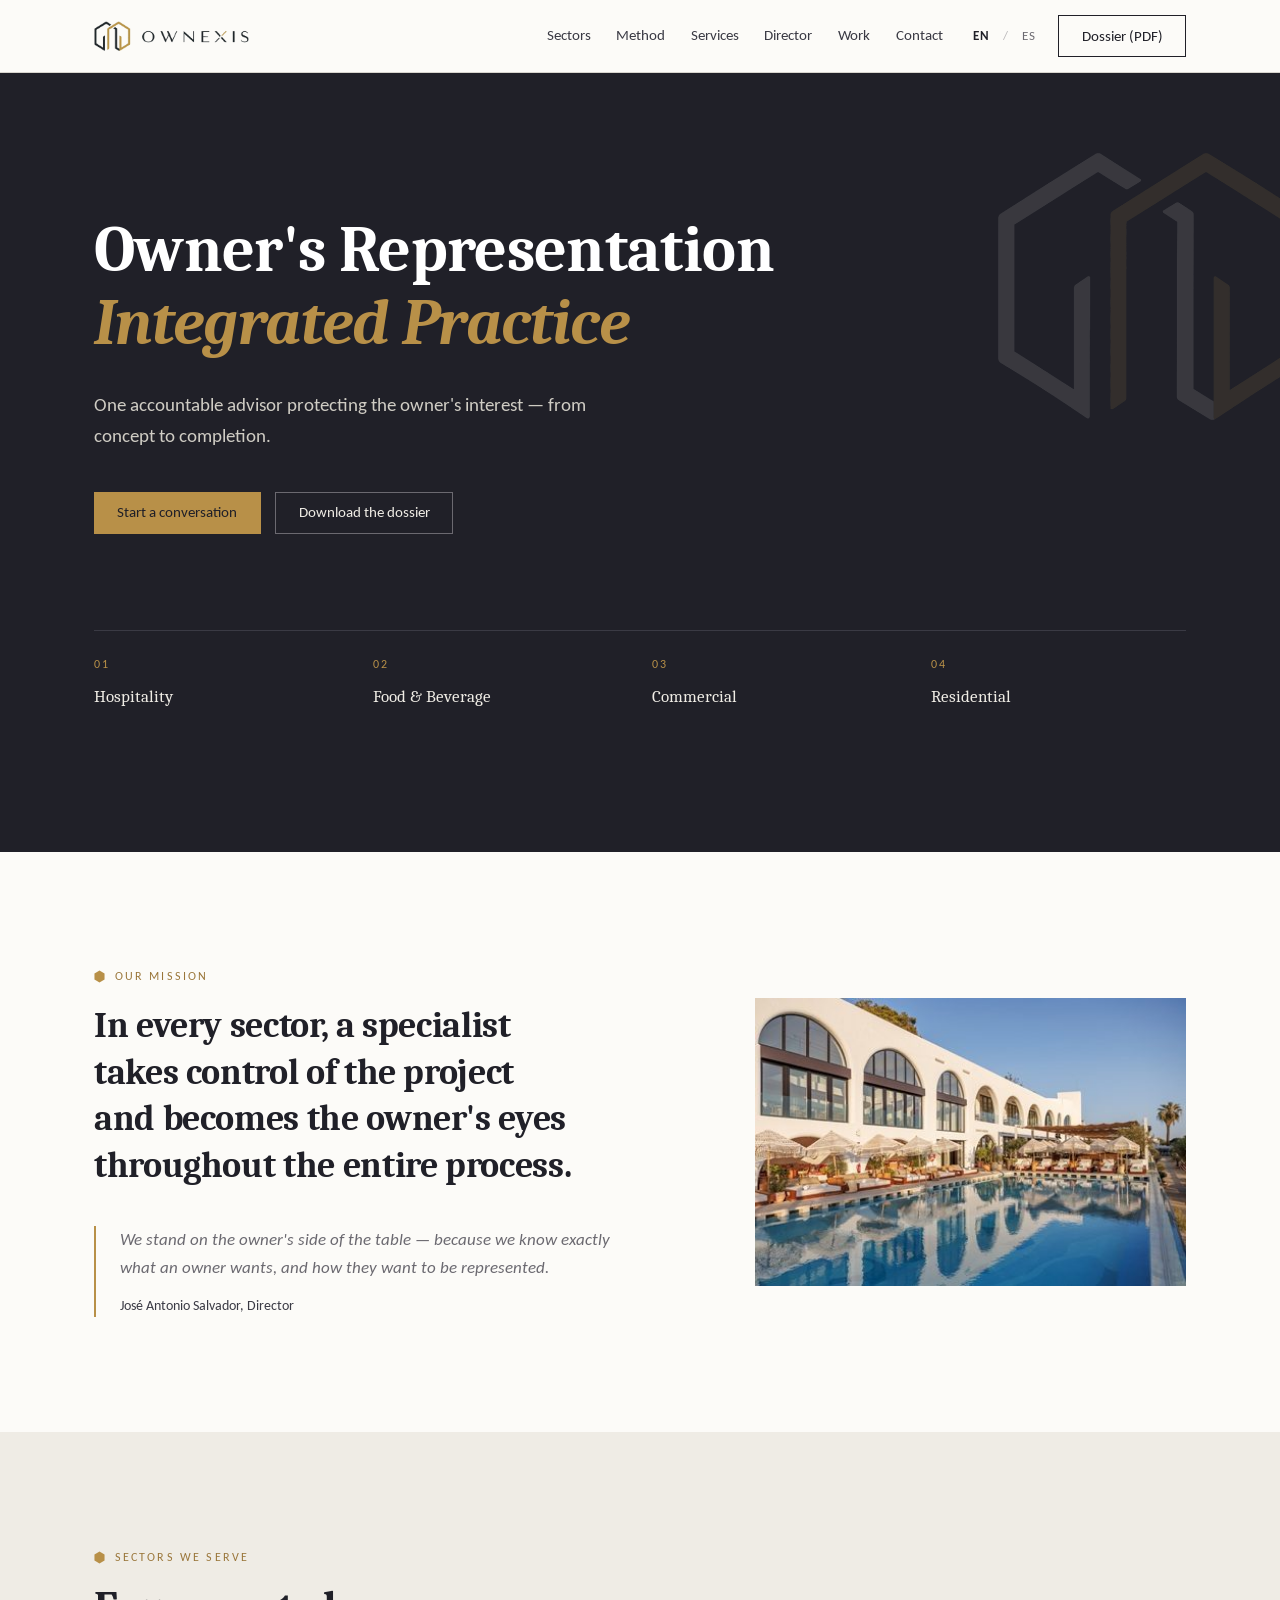
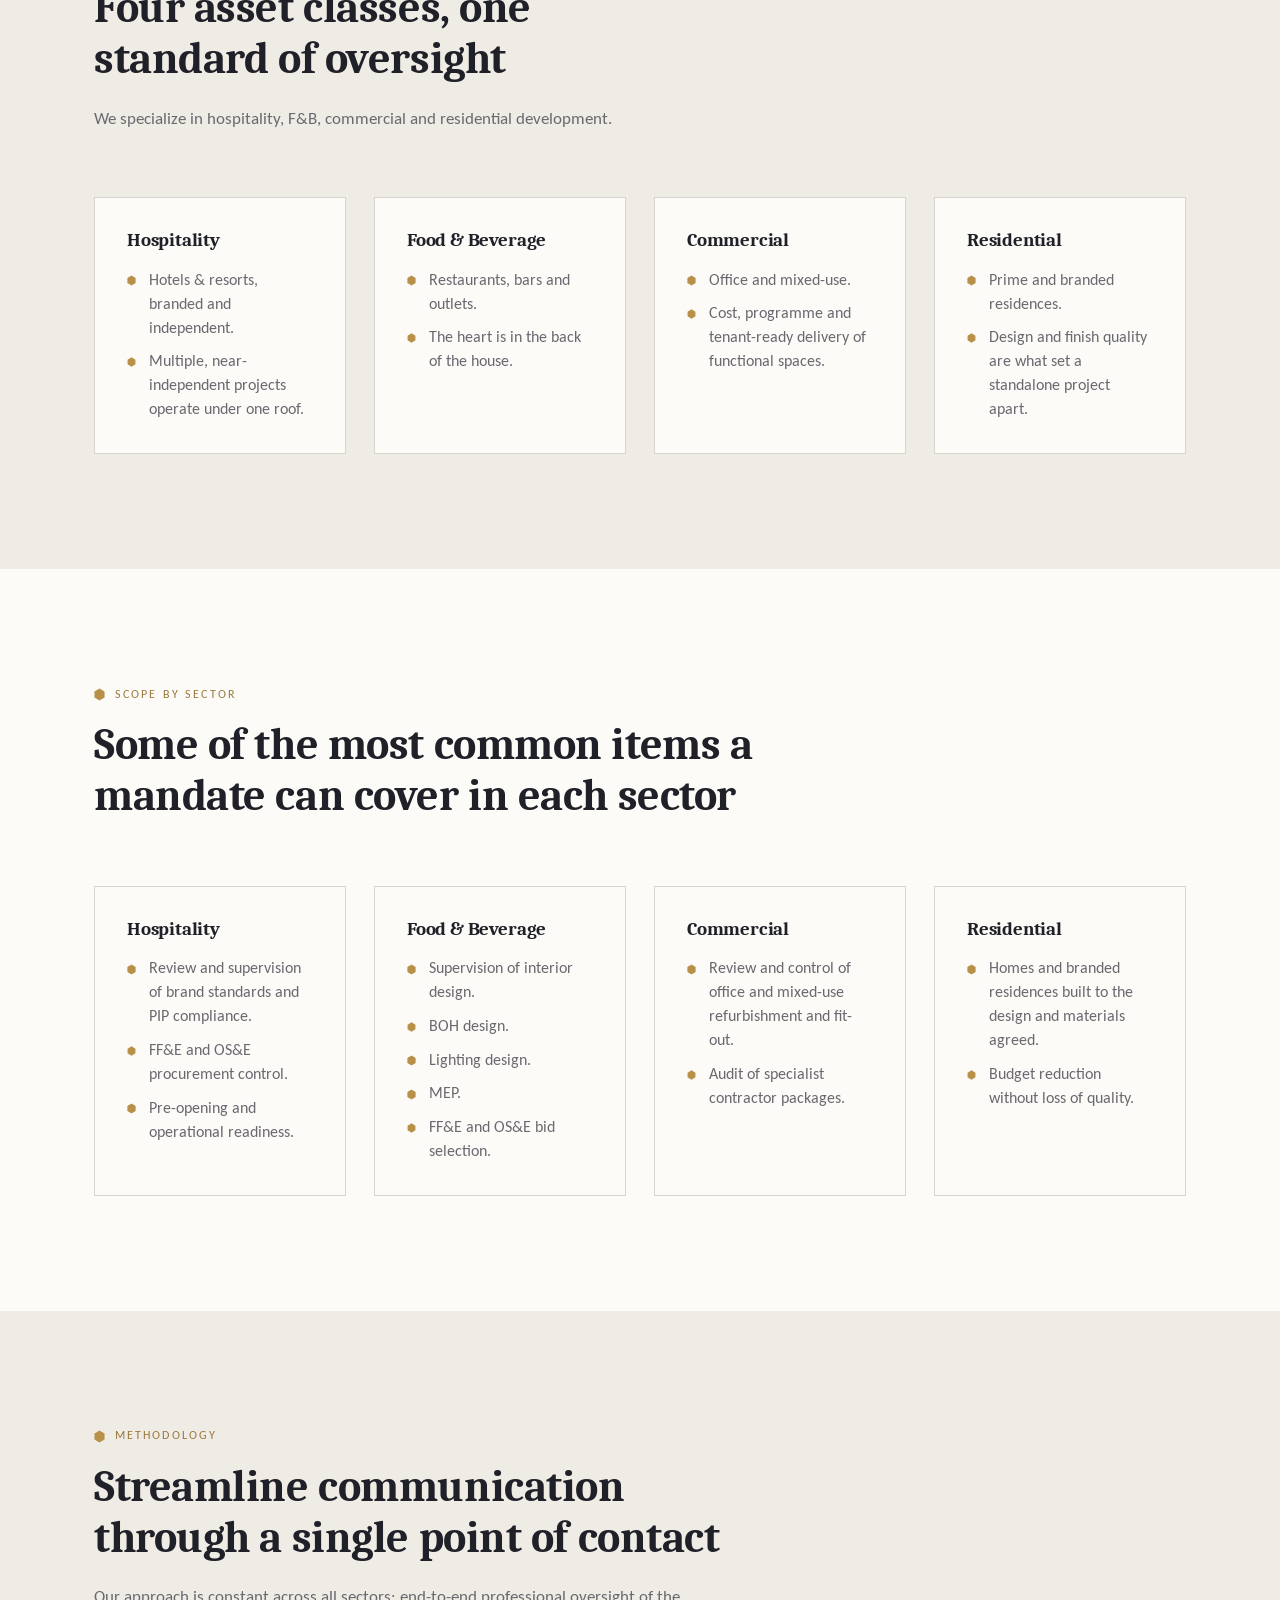
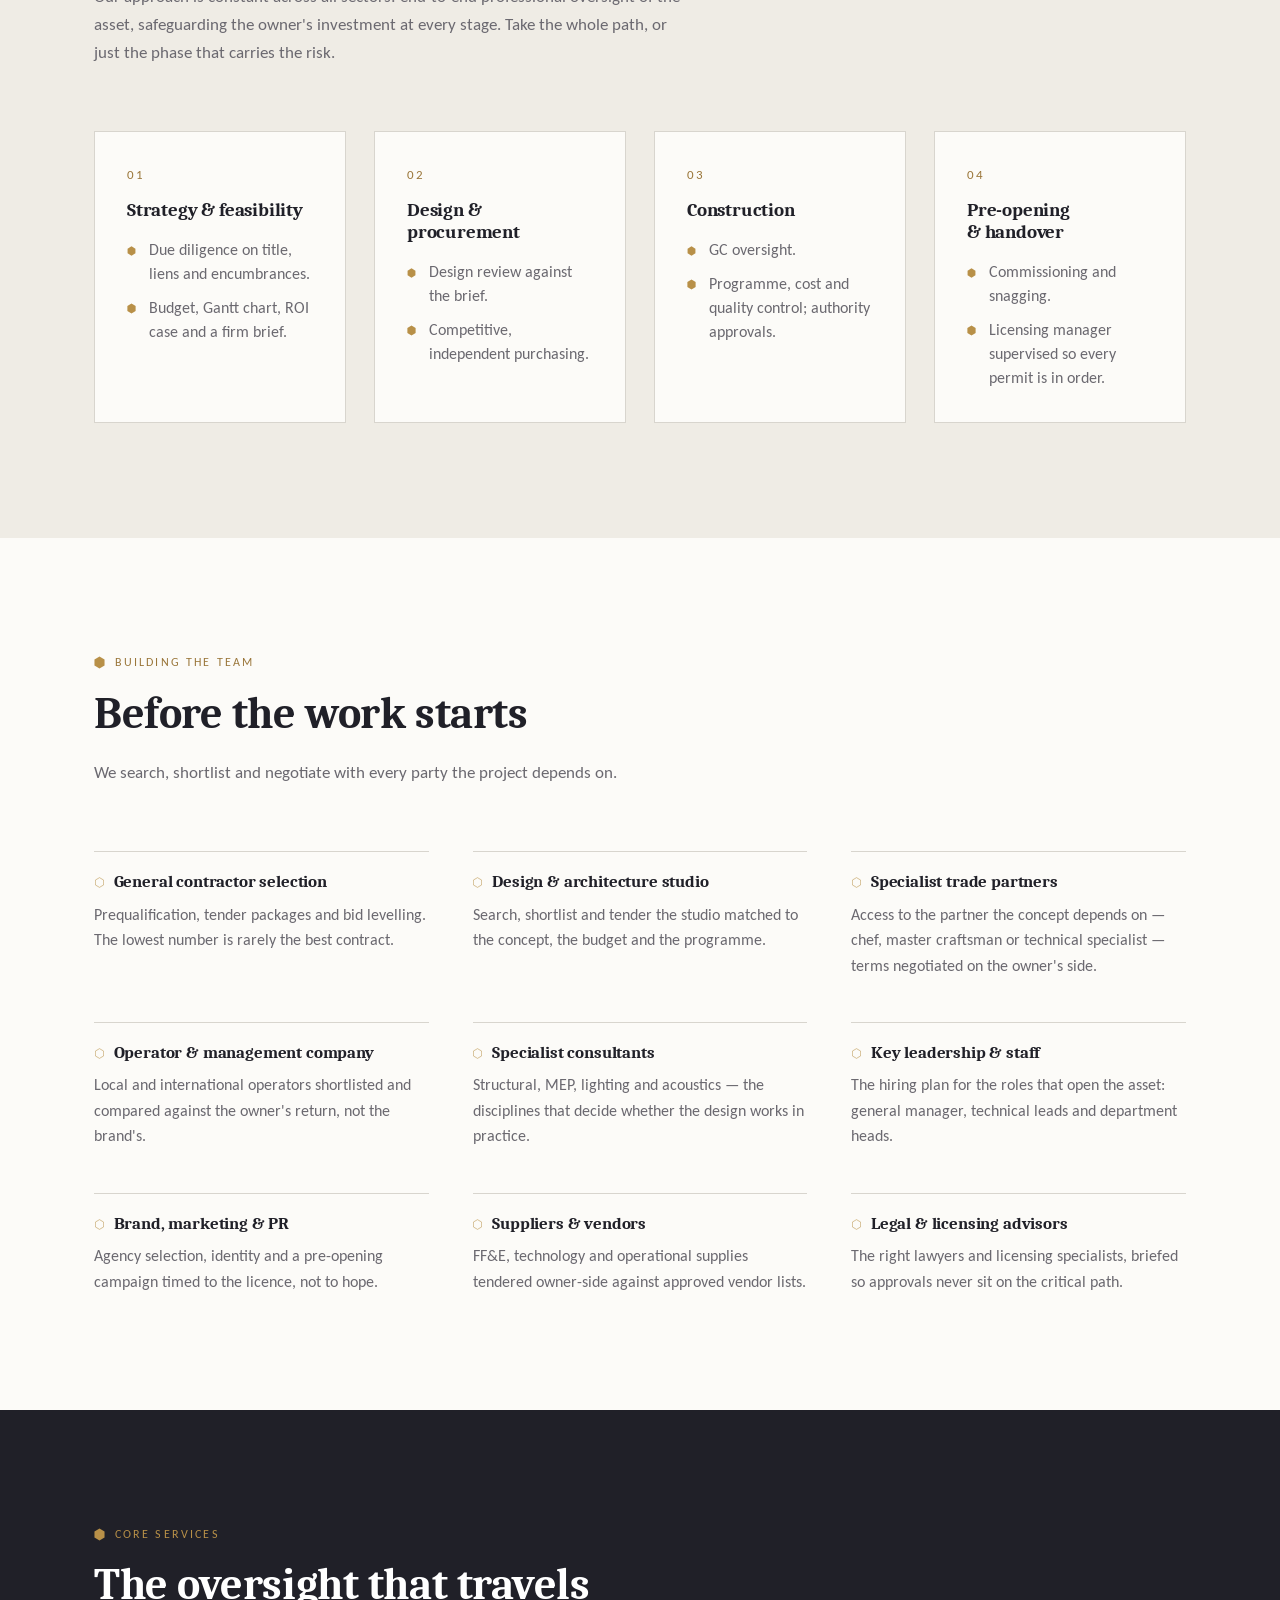
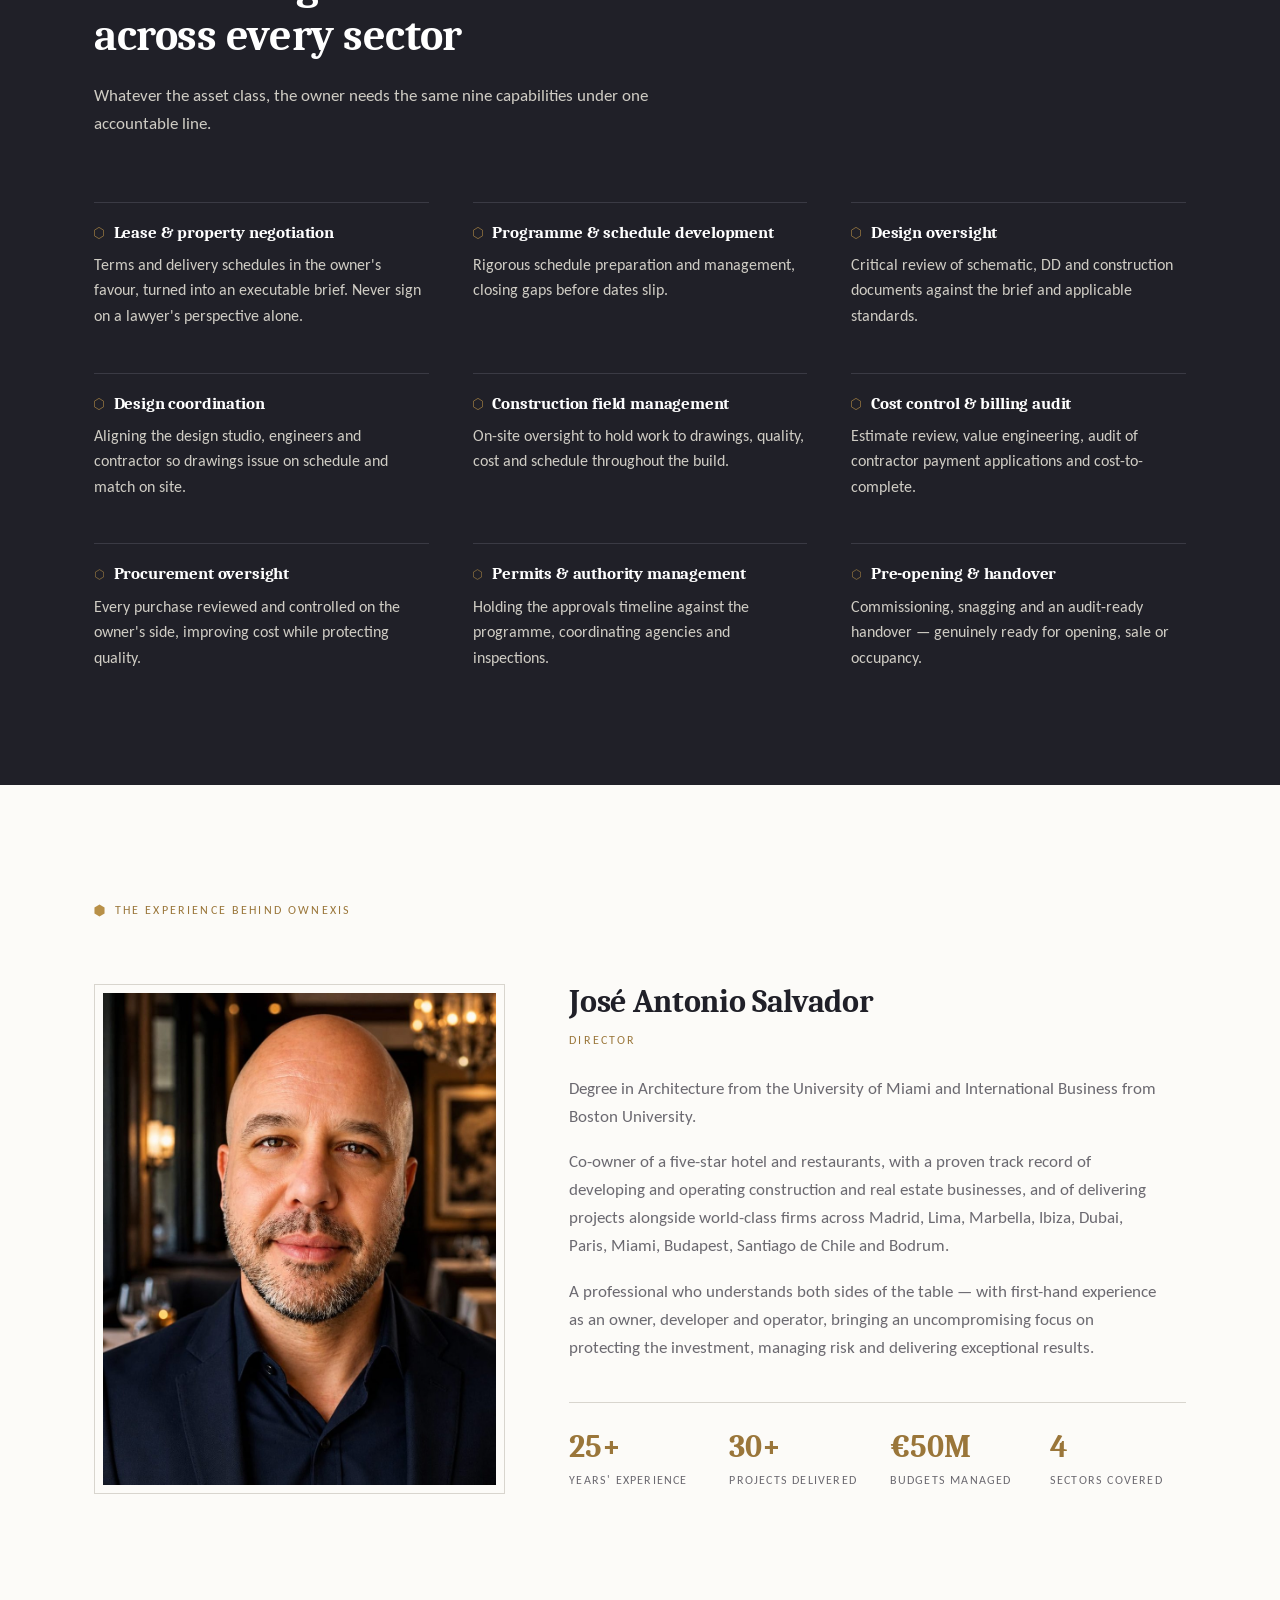
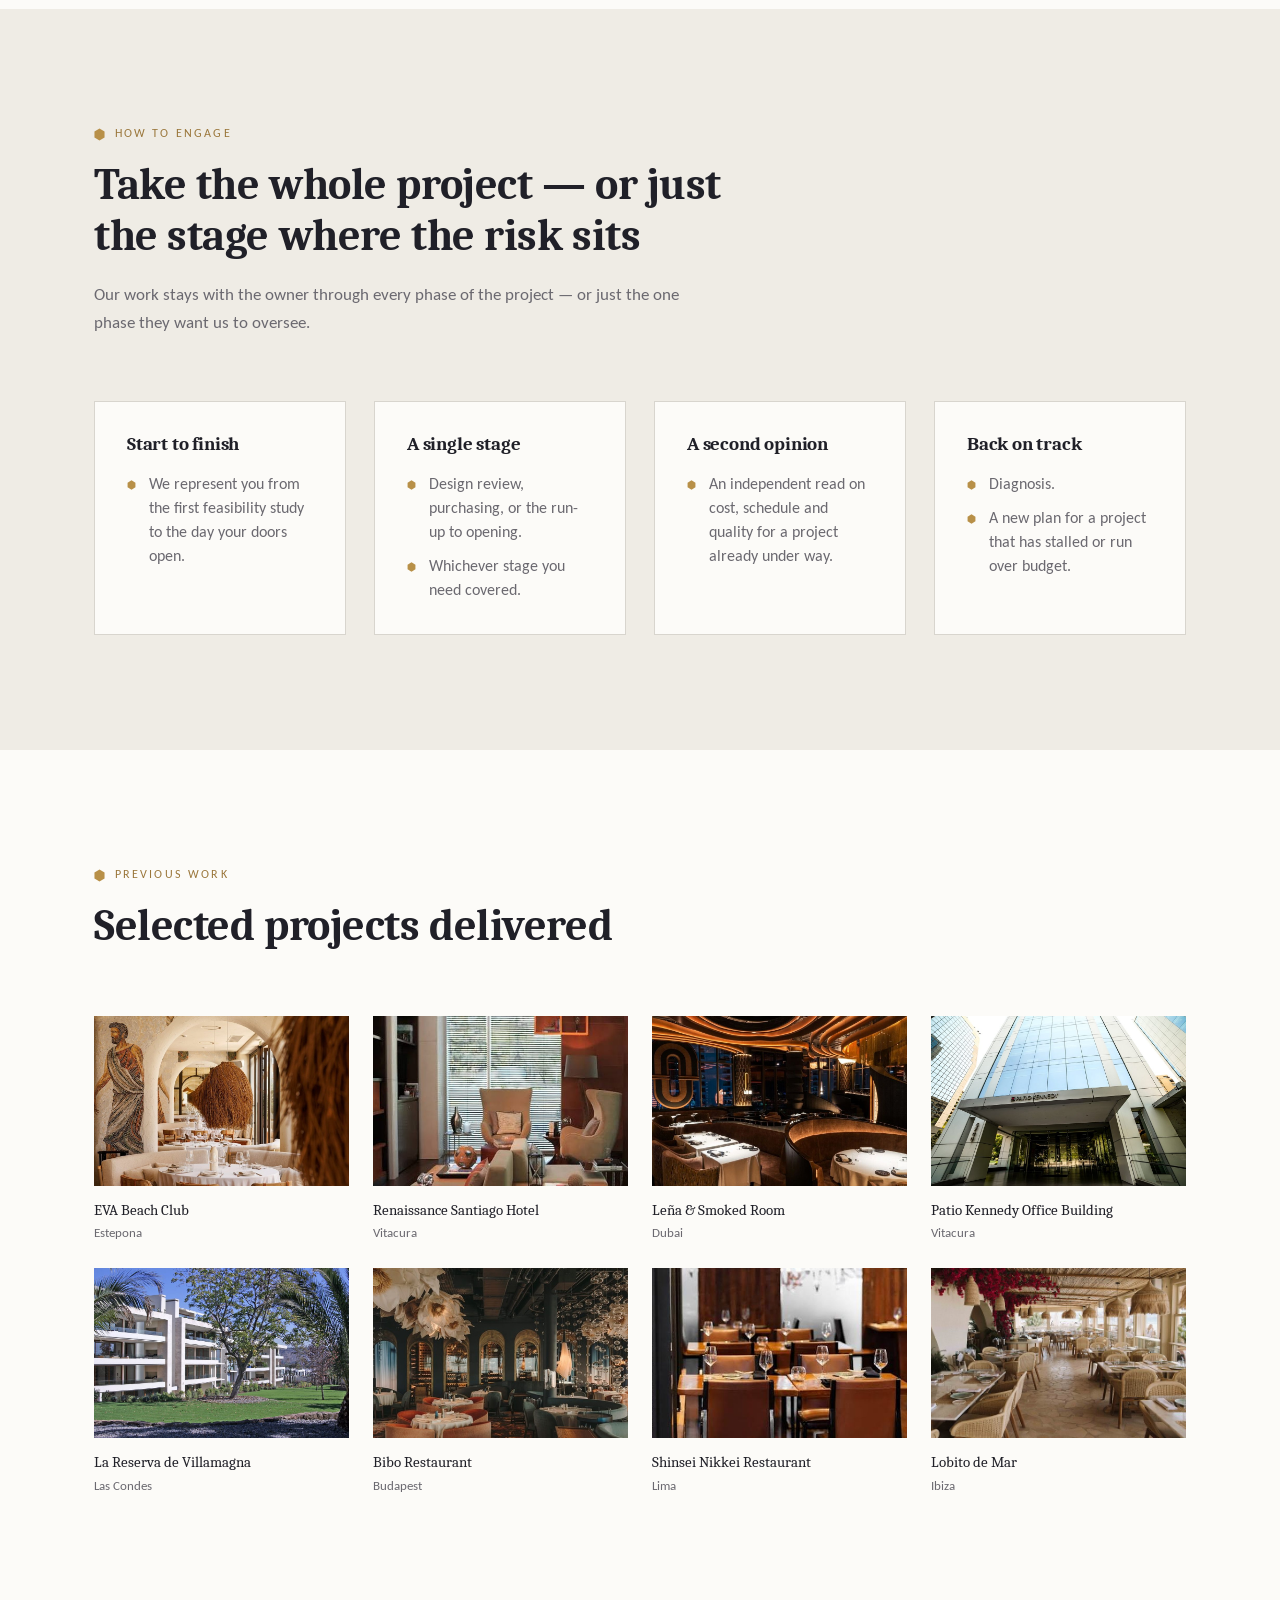
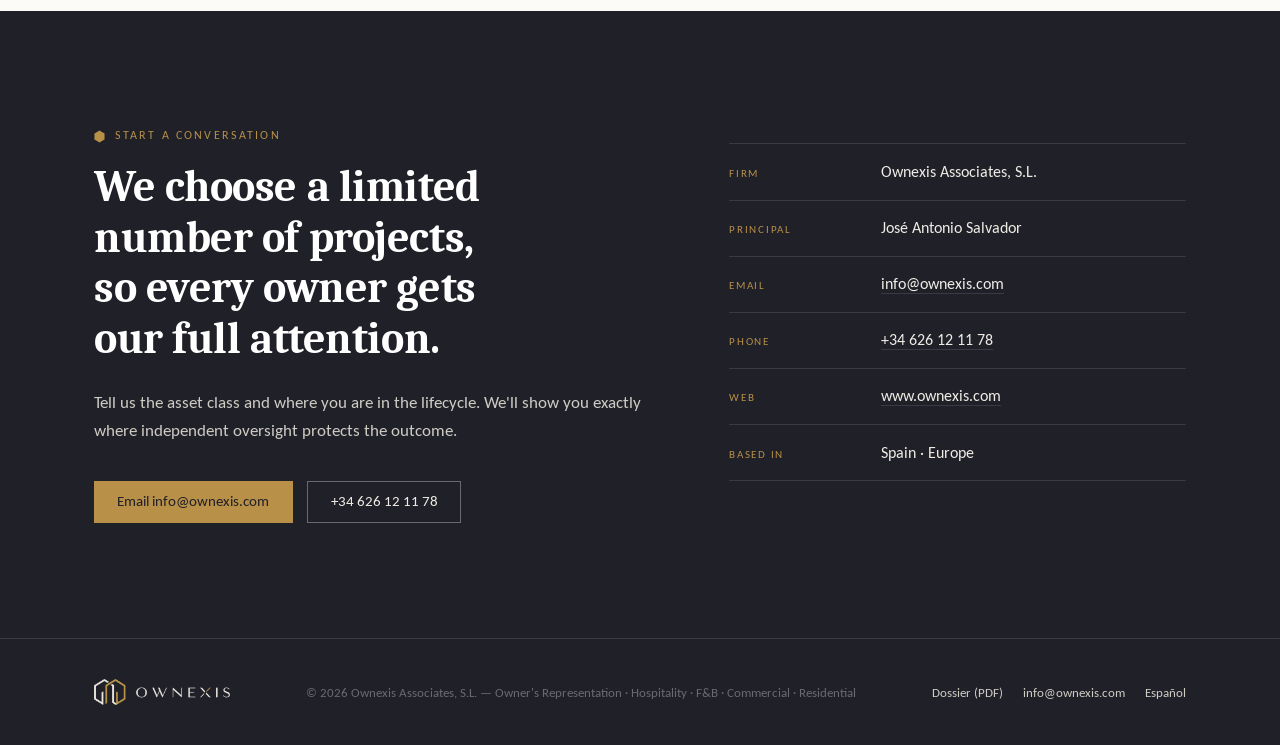
<file: index.html>
<!DOCTYPE html>
<html lang="en">
<head>
<meta charset="utf-8">
<meta name="viewport" content="width=device-width, initial-scale=1">
<title>Ownexis — Owner's Representation for hospitality, F&amp;B, commercial and residential</title>
<meta name="description" content="Ownexis is an independent owner's representation practice based in Spain. One accountable advisor protecting the owner's interest across hotels, restaurants, offices and residential — from concept to completion.">
<link rel="canonical" href="https://www.ownexis.com/">
<link rel="alternate" hreflang="en" href="https://www.ownexis.com/">
<link rel="alternate" hreflang="es" href="https://www.ownexis.com/es/">
<link rel="alternate" hreflang="x-default" href="https://www.ownexis.com/">

<meta property="og:type" content="website">
<meta property="og:site_name" content="Ownexis">
<meta property="og:locale" content="en_US">
<meta property="og:locale:alternate" content="es_ES">
<meta property="og:title" content="Ownexis — Owner's Representation">
<meta property="og:description" content="One accountable advisor protecting the owner's interest — from concept to completion.">
<meta property="og:url" content="https://www.ownexis.com/">
<meta property="og:image" content="https://www.ownexis.com/assets/img/og-card.jpg">
<meta name="twitter:card" content="summary_large_image">

<link rel="icon" href="favicon.ico" sizes="any">
<link rel="icon" href="assets/img/icon-512.png" type="image/png">
<link rel="apple-touch-icon" href="assets/img/apple-touch-icon.png">
<meta name="theme-color" content="#202028">

<link rel="preconnect" href="https://fonts.googleapis.com">
<link rel="preconnect" href="https://fonts.gstatic.com" crossorigin>
<link rel="stylesheet" href="https://fonts.googleapis.com/css2?family=Caladea:ital,wght@0,400;0,700;1,400;1,700&family=Carlito:ital,wght@0,400;0,700;1,400&display=swap">
<link rel="stylesheet" href="assets/css/styles.css">

<script type="application/ld+json">
{
  "@context": "https://schema.org",
  "@type": "ProfessionalService",
  "name": "Ownexis Associates, S.L.",
  "alternateName": "Ownexis",
  "url": "https://www.ownexis.com/",
  "logo": "https://www.ownexis.com/assets/img/logo-horizontal.png",
  "image": "https://www.ownexis.com/assets/img/og-card.jpg",
  "email": "info@ownexis.com",
  "telephone": "+34626121178",
  "description": "Independent owner's representation and project direction for hospitality, food and beverage, commercial and residential development.",
  "areaServed": ["Spain", "Europe"],
  "address": { "@type": "PostalAddress", "addressCountry": "ES" },
  "founder": { "@type": "Person", "name": "José Antonio Salvador", "jobTitle": "Director" },
  "knowsLanguage": ["en", "es"]
}
</script>
</head>

<body>
<a class="skip-link" href="#main">Skip to content</a>

<header class="masthead">
  <div class="shell masthead__inner">
    <a class="masthead__logo" href="./" aria-label="Ownexis — home">
      <img src="assets/img/logo-horizontal.png" alt="Ownexis" width="900" height="244">
    </a>

    <nav class="nav" id="nav" aria-label="Main">
      <a href="#sectors">Sectors</a>
      <a href="#method">Method</a>
      <a href="#services">Services</a>
      <a href="#founder">Director</a>
      <a href="#work">Work</a>
      <a href="#contact">Contact</a>
    </nav>

    <div class="masthead__aside">
      <p class="lang">
        <span aria-current="true">EN</span>
        <span class="lang__sep" aria-hidden="true">/</span>
        <a href="es/" hreflang="es" lang="es">ES</a>
      </p>
      <a class="btn btn--ghost" href="assets/docs/Ownexis-Dossier-EN.pdf" download>Dossier (PDF)</a>
      <button class="nav-toggle" type="button" aria-expanded="false" aria-controls="nav" aria-label="Menu">
        <span></span>
      </button>
    </div>
  </div>
</header>

<main id="main">

  <!-- hero ------------------------------------------------------------- -->
  <section class="hero">
    <img class="hero__iso" src="assets/img/isotype-light.png" alt="" aria-hidden="true" width="600" height="521">
    <div class="shell">
      <div class="hero__inner">
        <h1 class="hero__title">Owner's Representation<em>Integrated Practice</em></h1>
        <p class="hero__lead">One accountable advisor protecting the owner's interest — from concept to completion.</p>
        <div class="hero__actions">
          <a class="btn btn--light" href="#contact">Start a conversation</a>
          <a class="btn btn--outline-light" href="assets/docs/Ownexis-Dossier-EN.pdf" download>Download the dossier</a>
        </div>
      </div>

      <div class="hero__sectors">
        <div><span>01</span>Hospitality</div>
        <div><span>02</span>Food &amp; Beverage</div>
        <div><span>03</span>Commercial</div>
        <div><span>04</span>Residential</div>
      </div>
    </div>
  </section>

  <!-- mission ---------------------------------------------------------- -->
  <section class="section" id="mission" aria-labelledby="mission-title">
    <div class="shell mission">
      <div>
        <p class="eyebrow">Our mission</p>
        <h2 class="mission__statement" id="mission-title">In every sector, a specialist takes control of the project and becomes the owner's eyes throughout the entire process.</h2>
        <blockquote class="mission__quote">
          <p>We stand on the owner's side of the table — because we know exactly what an owner wants, and how they want to be represented.</p>
          <footer>José Antonio Salvador, Director</footer>
        </blockquote>
      </div>
      <figure>
        <img src="assets/img/hero.jpg" alt="Hotel pool terrace at a completed hospitality project" width="918" height="611" loading="lazy">
      </figure>
    </div>
  </section>

  <!-- sectors ---------------------------------------------------------- -->
  <section class="section section--cream" id="sectors" aria-labelledby="sectors-title">
    <div class="shell">
      <div class="section-head">
        <p class="eyebrow">Sectors we serve</p>
        <h2 class="section-title" id="sectors-title">Four asset classes, one standard of oversight</h2>
        <p class="section-intro">We specialize in hospitality, F&amp;B, commercial and residential development.</p>
      </div>

      <div class="grid grid--4">
        <article class="card">
          <h3 class="card__title">Hospitality</h3>
          <ul class="ticks">
            <li>Hotels &amp; resorts, branded and independent.</li>
            <li>Multiple, near-independent projects operate under one roof.</li>
          </ul>
        </article>
        <article class="card">
          <h3 class="card__title">Food &amp; Beverage</h3>
          <ul class="ticks">
            <li>Restaurants, bars and outlets.</li>
            <li>The heart is in the back of the house.</li>
          </ul>
        </article>
        <article class="card">
          <h3 class="card__title">Commercial</h3>
          <ul class="ticks">
            <li>Office and mixed-use.</li>
            <li>Cost, programme and tenant-ready delivery of functional spaces.</li>
          </ul>
        </article>
        <article class="card">
          <h3 class="card__title">Residential</h3>
          <ul class="ticks">
            <li>Prime and branded residences.</li>
            <li>Design and finish quality are what set a standalone project apart.</li>
          </ul>
        </article>
      </div>
    </div>
  </section>

  <!-- scope ------------------------------------------------------------ -->
  <section class="section" id="scope" aria-labelledby="scope-title">
    <div class="shell">
      <div class="section-head">
        <p class="eyebrow">Scope by sector</p>
        <h2 class="section-title" id="scope-title">Some of the most common items a mandate can cover in each sector</h2>
      </div>

      <div class="grid grid--4">
        <article class="card">
          <h3 class="card__title">Hospitality</h3>
          <ul class="ticks">
            <li>Review and supervision of brand standards and PIP compliance.</li>
            <li>FF&amp;E and OS&amp;E procurement control.</li>
            <li>Pre-opening and operational readiness.</li>
          </ul>
        </article>
        <article class="card">
          <h3 class="card__title">Food &amp; Beverage</h3>
          <ul class="ticks">
            <li>Supervision of interior design.</li>
            <li>BOH design.</li>
            <li>Lighting design.</li>
            <li>MEP.</li>
            <li>FF&amp;E and OS&amp;E bid selection.</li>
          </ul>
        </article>
        <article class="card">
          <h3 class="card__title">Commercial</h3>
          <ul class="ticks">
            <li>Review and control of office and mixed-use refurbishment and fit-out.</li>
            <li>Audit of specialist contractor packages.</li>
          </ul>
        </article>
        <article class="card">
          <h3 class="card__title">Residential</h3>
          <ul class="ticks">
            <li>Homes and branded residences built to the design and materials agreed.</li>
            <li>Budget reduction without loss of quality.</li>
          </ul>
        </article>
      </div>
    </div>
  </section>

  <!-- methodology ------------------------------------------------------ -->
  <section class="section section--cream" id="method" aria-labelledby="method-title">
    <div class="shell">
      <div class="section-head">
        <p class="eyebrow">Methodology</p>
        <h2 class="section-title" id="method-title">Streamline communication through a single point of contact</h2>
        <p class="section-intro">Our approach is constant across all sectors: end-to-end professional oversight of the asset, safeguarding the owner's investment at every stage. Take the whole path, or just the phase that carries the risk.</p>
      </div>

      <ol class="grid grid--4" style="list-style:none;margin:0;padding:0">
        <li class="card">
          <span class="card__step">01</span>
          <h3 class="card__title">Strategy &amp; feasibility</h3>
          <ul class="ticks">
            <li>Due diligence on title, liens and encumbrances.</li>
            <li>Budget, Gantt chart, ROI case and a firm brief.</li>
          </ul>
        </li>
        <li class="card">
          <span class="card__step">02</span>
          <h3 class="card__title">Design &amp; procurement</h3>
          <ul class="ticks">
            <li>Design review against the brief.</li>
            <li>Competitive, independent purchasing.</li>
          </ul>
        </li>
        <li class="card">
          <span class="card__step">03</span>
          <h3 class="card__title">Construction</h3>
          <ul class="ticks">
            <li>GC oversight.</li>
            <li>Programme, cost and quality control; authority approvals.</li>
          </ul>
        </li>
        <li class="card">
          <span class="card__step">04</span>
          <h3 class="card__title">Pre-opening &amp; handover</h3>
          <ul class="ticks">
            <li>Commissioning and snagging.</li>
            <li>Licensing manager supervised so every permit is in order.</li>
          </ul>
        </li>
      </ol>
    </div>
  </section>

  <!-- building the team ------------------------------------------------ -->
  <section class="section" id="team" aria-labelledby="team-title">
    <div class="shell">
      <div class="section-head">
        <p class="eyebrow">Building the team</p>
        <h2 class="section-title" id="team-title">Before the work starts</h2>
        <p class="section-intro">We search, shortlist and negotiate with every party the project depends on.</p>
      </div>

      <div class="capabilities">
        <article class="capability">
          <h3>General contractor selection</h3>
          <p>Prequalification, tender packages and bid levelling. The lowest number is rarely the best contract.</p>
        </article>
        <article class="capability">
          <h3>Design &amp; architecture studio</h3>
          <p>Search, shortlist and tender the studio matched to the concept, the budget and the programme.</p>
        </article>
        <article class="capability">
          <h3>Specialist trade partners</h3>
          <p>Access to the partner the concept depends on — chef, master craftsman or technical specialist — terms negotiated on the owner's side.</p>
        </article>
        <article class="capability">
          <h3>Operator &amp; management company</h3>
          <p>Local and international operators shortlisted and compared against the owner's return, not the brand's.</p>
        </article>
        <article class="capability">
          <h3>Specialist consultants</h3>
          <p>Structural, MEP, lighting and acoustics — the disciplines that decide whether the design works in practice.</p>
        </article>
        <article class="capability">
          <h3>Key leadership &amp; staff</h3>
          <p>The hiring plan for the roles that open the asset: general manager, technical leads and department heads.</p>
        </article>
        <article class="capability">
          <h3>Brand, marketing &amp; PR</h3>
          <p>Agency selection, identity and a pre-opening campaign timed to the licence, not to hope.</p>
        </article>
        <article class="capability">
          <h3>Suppliers &amp; vendors</h3>
          <p>FF&amp;E, technology and operational supplies tendered owner-side against approved vendor lists.</p>
        </article>
        <article class="capability">
          <h3>Legal &amp; licensing advisors</h3>
          <p>The right lawyers and licensing specialists, briefed so approvals never sit on the critical path.</p>
        </article>
      </div>
    </div>
  </section>

  <!-- core services ---------------------------------------------------- -->
  <section class="section section--ink" id="services" aria-labelledby="services-title">
    <div class="shell">
      <div class="section-head">
        <p class="eyebrow">Core services</p>
        <h2 class="section-title" id="services-title" style="color:#fff">The oversight that travels across every sector</h2>
        <p class="section-intro">Whatever the asset class, the owner needs the same nine capabilities under one accountable line.</p>
      </div>

      <div class="capabilities">
        <article class="capability">
          <h3>Lease &amp; property negotiation</h3>
          <p>Terms and delivery schedules in the owner's favour, turned into an executable brief. Never sign on a lawyer's perspective alone.</p>
        </article>
        <article class="capability">
          <h3>Programme &amp; schedule development</h3>
          <p>Rigorous schedule preparation and management, closing gaps before dates slip.</p>
        </article>
        <article class="capability">
          <h3>Design oversight</h3>
          <p>Critical review of schematic, DD and construction documents against the brief and applicable standards.</p>
        </article>
        <article class="capability">
          <h3>Design coordination</h3>
          <p>Aligning the design studio, engineers and contractor so drawings issue on schedule and match on site.</p>
        </article>
        <article class="capability">
          <h3>Construction field management</h3>
          <p>On-site oversight to hold work to drawings, quality, cost and schedule throughout the build.</p>
        </article>
        <article class="capability">
          <h3>Cost control &amp; billing audit</h3>
          <p>Estimate review, value engineering, audit of contractor payment applications and cost-to-complete.</p>
        </article>
        <article class="capability">
          <h3>Procurement oversight</h3>
          <p>Every purchase reviewed and controlled on the owner's side, improving cost while protecting quality.</p>
        </article>
        <article class="capability">
          <h3>Permits &amp; authority management</h3>
          <p>Holding the approvals timeline against the programme, coordinating agencies and inspections.</p>
        </article>
        <article class="capability">
          <h3>Pre-opening &amp; handover</h3>
          <p>Commissioning, snagging and an audit-ready handover — genuinely ready for opening, sale or occupancy.</p>
        </article>
      </div>
    </div>
  </section>

  <!-- founder ---------------------------------------------------------- -->
  <section class="section" id="founder" aria-labelledby="founder-title">
    <div class="shell">
      <div class="section-head">
        <p class="eyebrow">The experience behind Ownexis</p>
      </div>

      <div class="founder">
        <figure class="founder__portrait" style="margin:0">
          <img src="assets/img/founder.jpg" alt="José Antonio Salvador, Director of Ownexis" width="900" height="1125" loading="lazy">
        </figure>
        <div>
          <h2 class="founder__name" id="founder-title">José Antonio Salvador</h2>
          <p class="founder__role">Director</p>
          <div class="founder__bio">
            <p>Degree in Architecture from the University of Miami and International Business from Boston University.</p>
            <p>Co-owner of a five-star hotel and restaurants, with a proven track record of developing and operating construction and real estate businesses, and of delivering projects alongside world-class firms across Madrid, Lima, Marbella, Ibiza, Dubai, Paris, Miami, Budapest, Santiago de Chile and Bodrum.</p>
            <p>A professional who understands both sides of the table — with first-hand experience as an owner, developer and operator, bringing an uncompromising focus on protecting the investment, managing risk and delivering exceptional results.</p>
          </div>

          <div class="stats">
            <div><b>25+</b><span>Years' experience</span></div>
            <div><b>30+</b><span>Projects delivered</span></div>
            <div><b>€50M</b><span>Budgets managed</span></div>
            <div><b>4</b><span>Sectors covered</span></div>
          </div>
        </div>
      </div>
    </div>
  </section>

  <!-- engage ----------------------------------------------------------- -->
  <section class="section section--cream" id="engage" aria-labelledby="engage-title">
    <div class="shell">
      <div class="section-head">
        <p class="eyebrow">How to engage</p>
        <h2 class="section-title" id="engage-title">Take the whole project — or just the stage where the risk sits</h2>
        <p class="section-intro">Our work stays with the owner through every phase of the project — or just the one phase they want us to oversee.</p>
      </div>

      <div class="grid grid--4">
        <article class="card">
          <h3 class="card__title">Start to finish</h3>
          <ul class="ticks">
            <li>We represent you from the first feasibility study to the day your doors open.</li>
          </ul>
        </article>
        <article class="card">
          <h3 class="card__title">A single stage</h3>
          <ul class="ticks">
            <li>Design review, purchasing, or the run-up to opening.</li>
            <li>Whichever stage you need covered.</li>
          </ul>
        </article>
        <article class="card">
          <h3 class="card__title">A second opinion</h3>
          <ul class="ticks">
            <li>An independent read on cost, schedule and quality for a project already under way.</li>
          </ul>
        </article>
        <article class="card">
          <h3 class="card__title">Back on track</h3>
          <ul class="ticks">
            <li>Diagnosis.</li>
            <li>A new plan for a project that has stalled or run over budget.</li>
          </ul>
        </article>
      </div>
    </div>
  </section>

  <!-- work ------------------------------------------------------------- -->
  <section class="section" id="work" aria-labelledby="work-title">
    <div class="shell">
      <div class="section-head">
        <p class="eyebrow">Previous work</p>
        <h2 class="section-title" id="work-title">Selected projects delivered</h2>
      </div>

      <div class="work">
        <figure>
          <img src="assets/img/projects/eva-beach-club-estepona.jpg" alt="EVA Beach Club, Estepona" width="1000" height="649" loading="lazy">
          <figcaption>EVA Beach Club<span class="work__place">Estepona</span></figcaption>
        </figure>
        <figure>
          <img src="assets/img/projects/renaissance-santiago-vitacura.jpg" alt="Renaissance Santiago Hotel, Vitacura" width="1000" height="649" loading="lazy">
          <figcaption>Renaissance Santiago Hotel<span class="work__place">Vitacura</span></figcaption>
        </figure>
        <figure>
          <img src="assets/img/projects/lena-smoked-room-dubai.jpg" alt="Leña &amp; Smoked Room Restaurant, Dubai" width="1000" height="649" loading="lazy">
          <figcaption>Leña &amp; Smoked Room<span class="work__place">Dubai</span></figcaption>
        </figure>
        <figure>
          <img src="assets/img/projects/patio-kennedy-vitacura.jpg" alt="Patio Kennedy Office Building, Vitacura" width="1000" height="649" loading="lazy">
          <figcaption>Patio Kennedy Office Building<span class="work__place">Vitacura</span></figcaption>
        </figure>
        <figure>
          <img src="assets/img/projects/la-reserva-villamagna-las-condes.jpg" alt="La Reserva de Villamagna, Las Condes" width="1000" height="649" loading="lazy">
          <figcaption>La Reserva de Villamagna<span class="work__place">Las Condes</span></figcaption>
        </figure>
        <figure>
          <img src="assets/img/projects/bibo-budapest.jpg" alt="Bibo Restaurant, Budapest" width="1000" height="649" loading="lazy">
          <figcaption>Bibo Restaurant<span class="work__place">Budapest</span></figcaption>
        </figure>
        <figure>
          <img src="assets/img/projects/shinsei-nikkei-lima.jpg" alt="Shinsei Nikkei Restaurant, Lima" width="1000" height="649" loading="lazy">
          <figcaption>Shinsei Nikkei Restaurant<span class="work__place">Lima</span></figcaption>
        </figure>
        <figure>
          <img src="assets/img/projects/lobito-de-mar-ibiza.jpg" alt="Lobito de Mar, Ibiza" width="658" height="384" loading="lazy">
          <figcaption>Lobito de Mar<span class="work__place">Ibiza</span></figcaption>
        </figure>
      </div>
    </div>
  </section>

  <!-- contact ---------------------------------------------------------- -->
  <section class="section section--ink" id="contact" aria-labelledby="contact-title">
    <div class="shell contact">
      <div>
        <p class="eyebrow">Start a conversation</p>
        <h2 class="contact__title" id="contact-title">We choose a limited number of projects, so every owner gets our full attention.</h2>
        <p class="contact__lead">Tell us the asset class and where you are in the lifecycle. We'll show you exactly where independent oversight protects the outcome.</p>
        <div class="contact__actions">
          <a class="btn btn--light" href="mailto:info@ownexis.com?subject=Project%20enquiry%20%E2%80%94%20Ownexis">Email info@ownexis.com</a>
          <a class="btn btn--outline-light" href="tel:+34626121178">+34 626 12 11 78</a>
        </div>
      </div>

      <dl class="details">
        <div><dt>Firm</dt><dd>Ownexis Associates, S.L.</dd></div>
        <div><dt>Principal</dt><dd>José Antonio Salvador</dd></div>
        <div><dt>Email</dt><dd><a href="mailto:info@ownexis.com">info@ownexis.com</a></dd></div>
        <div><dt>Phone</dt><dd><a href="tel:+34626121178">+34 626 12 11 78</a></dd></div>
        <div><dt>Web</dt><dd><a href="https://www.ownexis.com">www.ownexis.com</a></dd></div>
        <div><dt>Based in</dt><dd>Spain · Europe</dd></div>
      </dl>
    </div>
  </section>

</main>

<footer class="footer">
  <div class="shell footer__inner">
    <img src="assets/img/logo-horizontal-light.png" alt="Ownexis" width="900" height="172" loading="lazy">
    <p>© <span data-year>2026</span> Ownexis Associates, S.L. — Owner's Representation · Hospitality · F&amp;B · Commercial · Residential</p>
    <p class="footer__links">
      <a href="assets/docs/Ownexis-Dossier-EN.pdf" download>Dossier (PDF)</a>
      <a href="mailto:info@ownexis.com">info@ownexis.com</a>
      <a href="es/" hreflang="es" lang="es">Español</a>
    </p>
  </div>
</footer>

<script src="assets/js/main.js" defer></script>
</body>
</html>
</file>
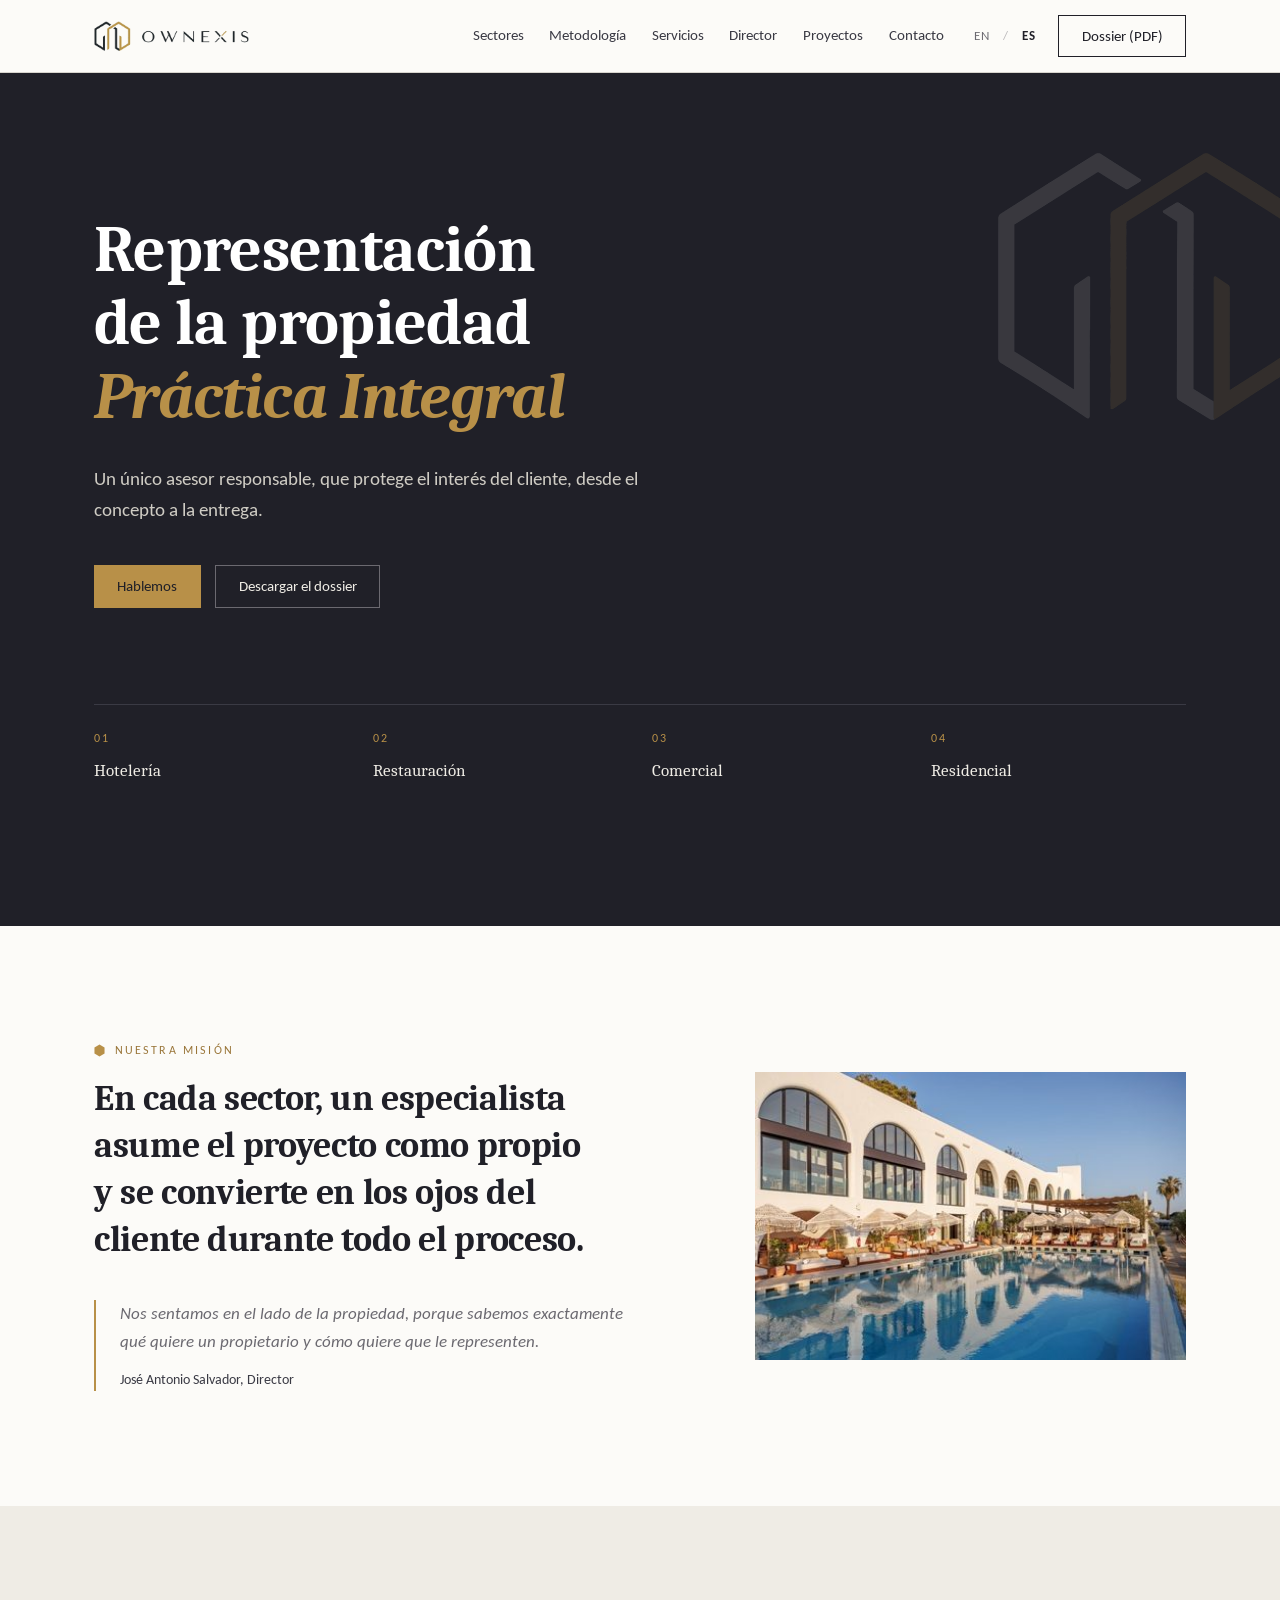
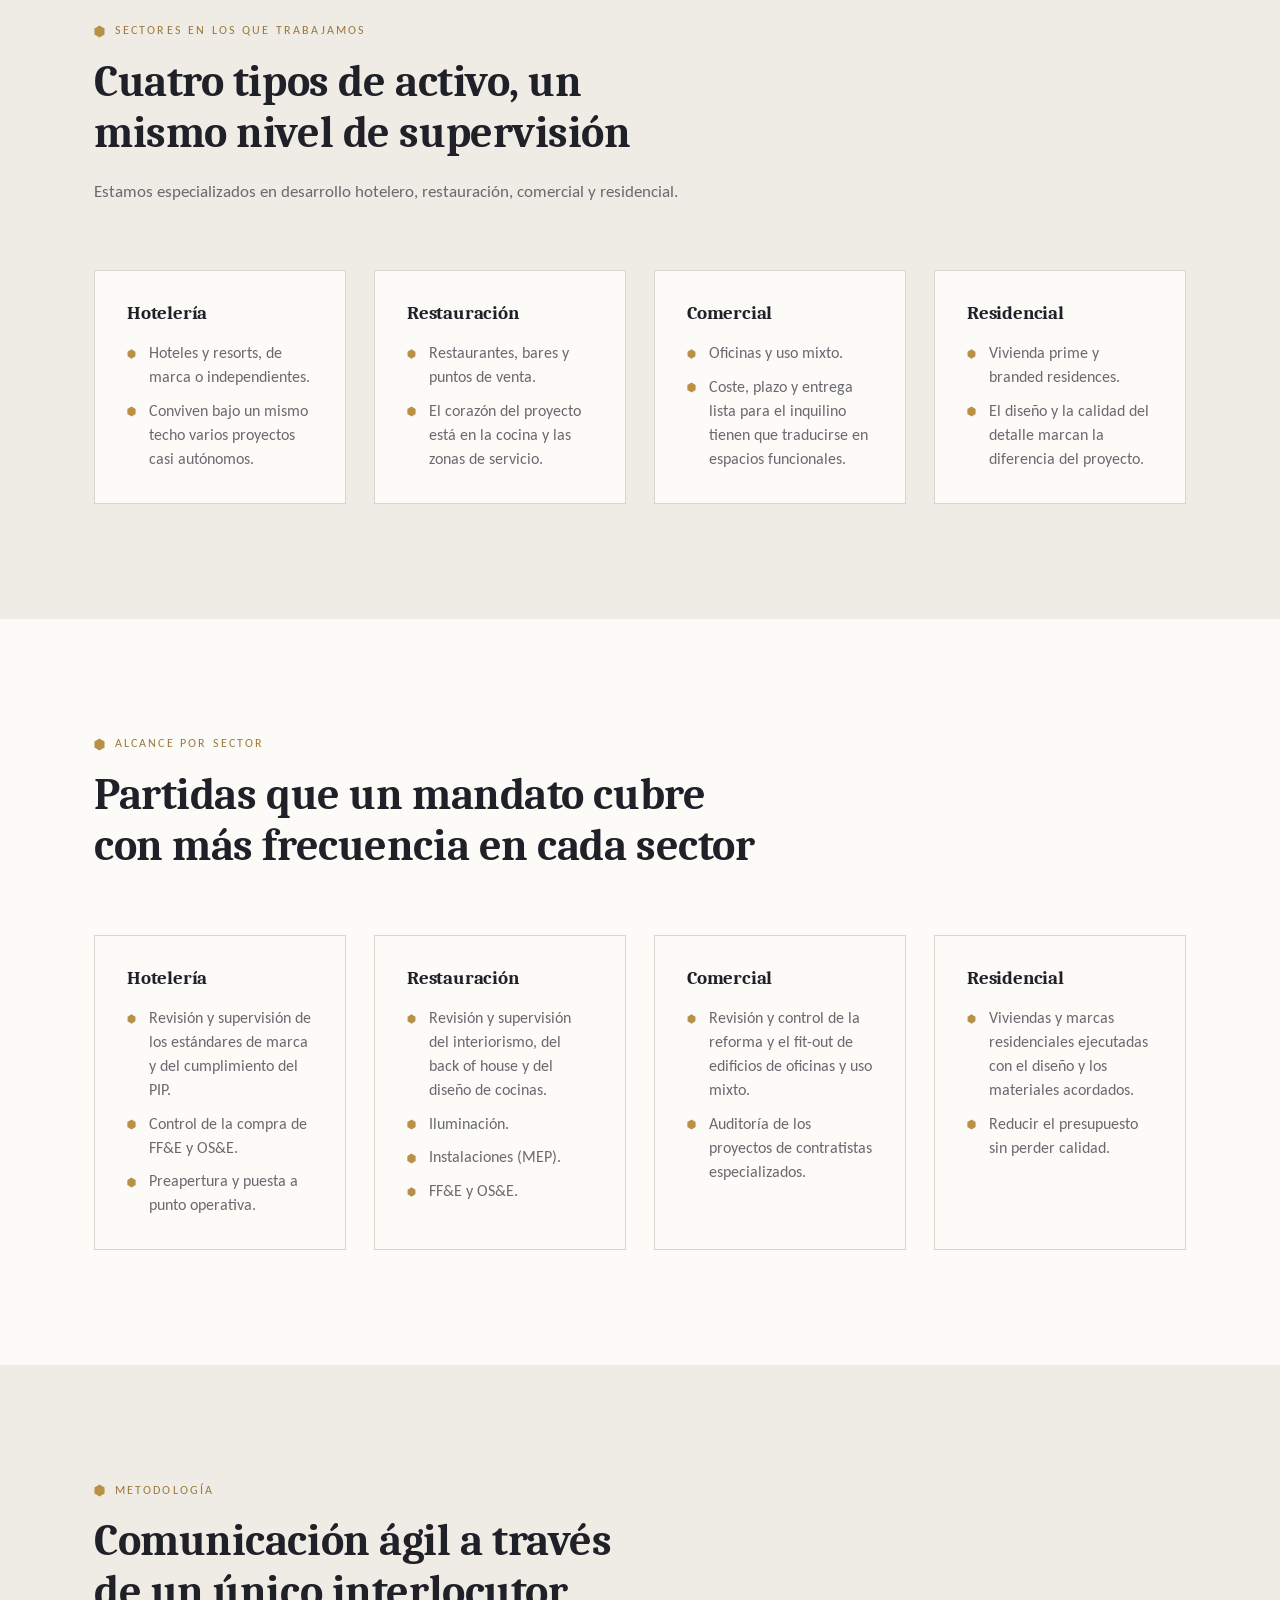
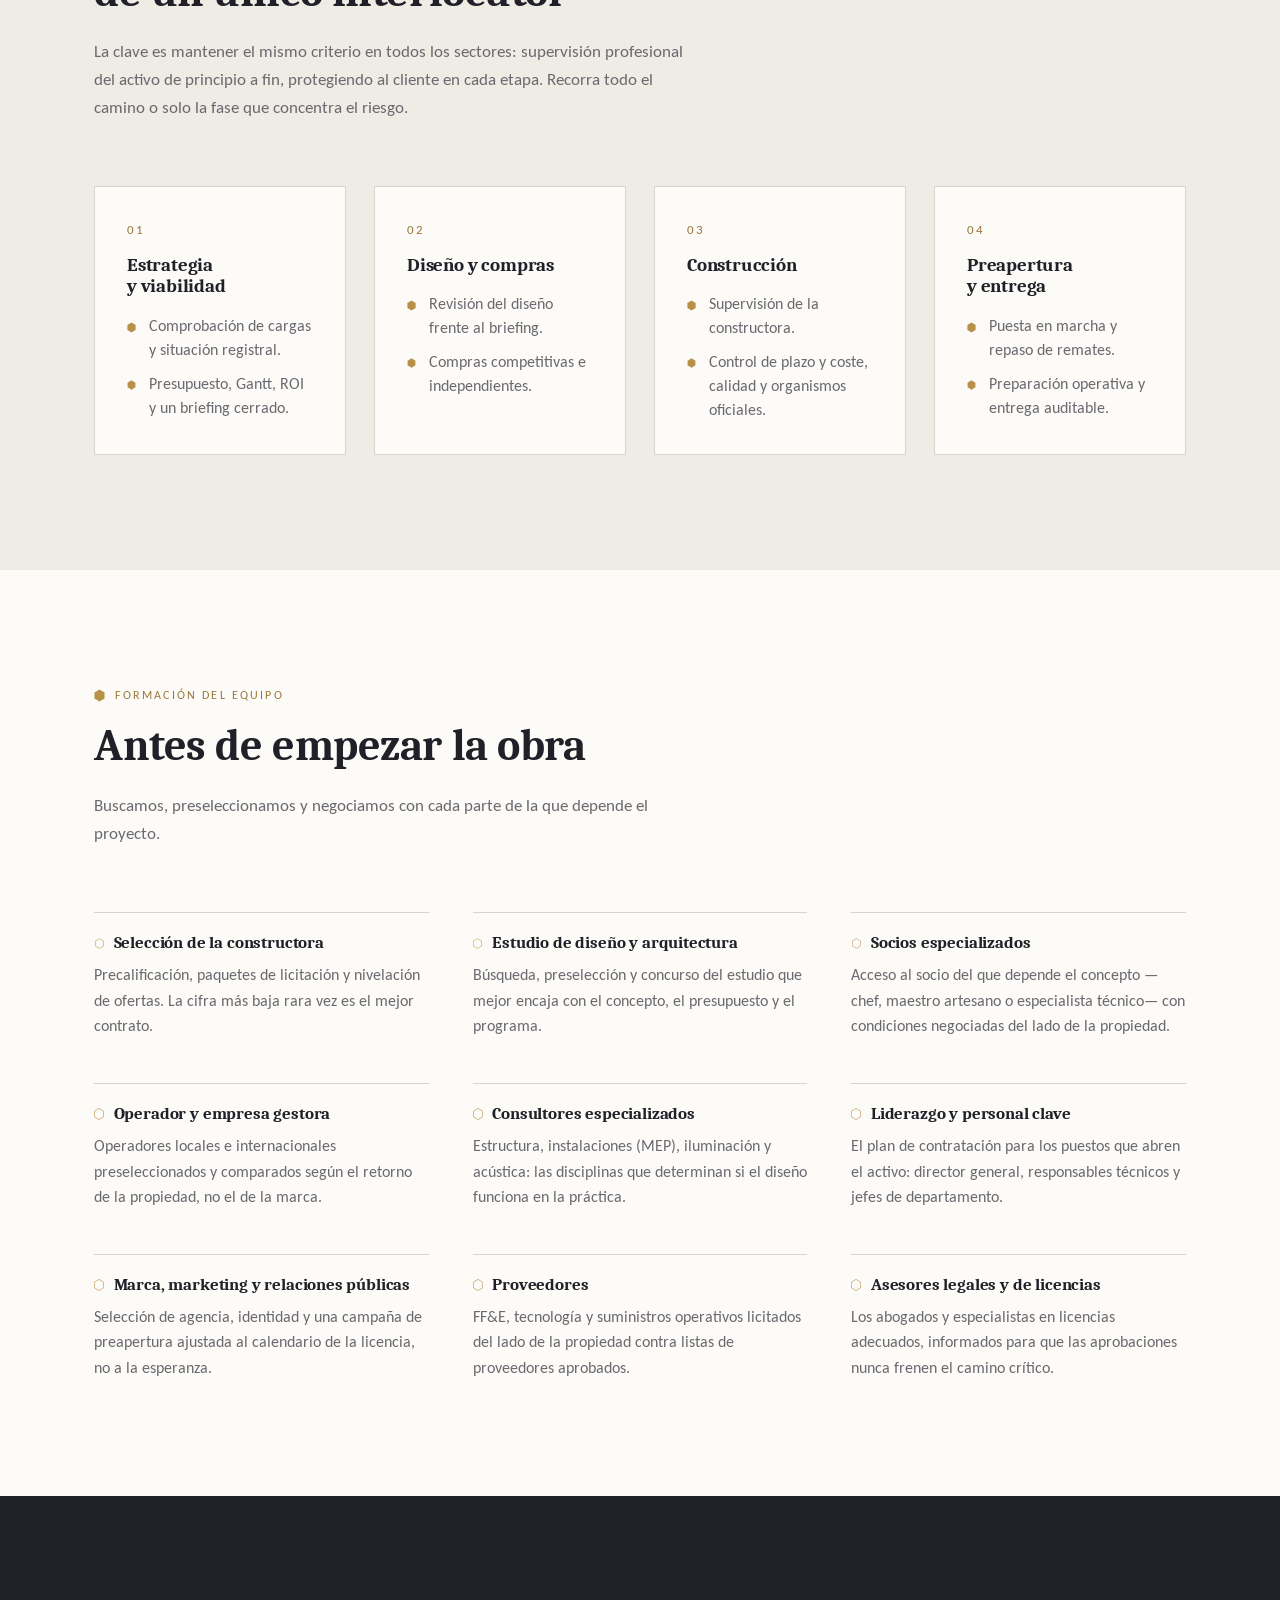
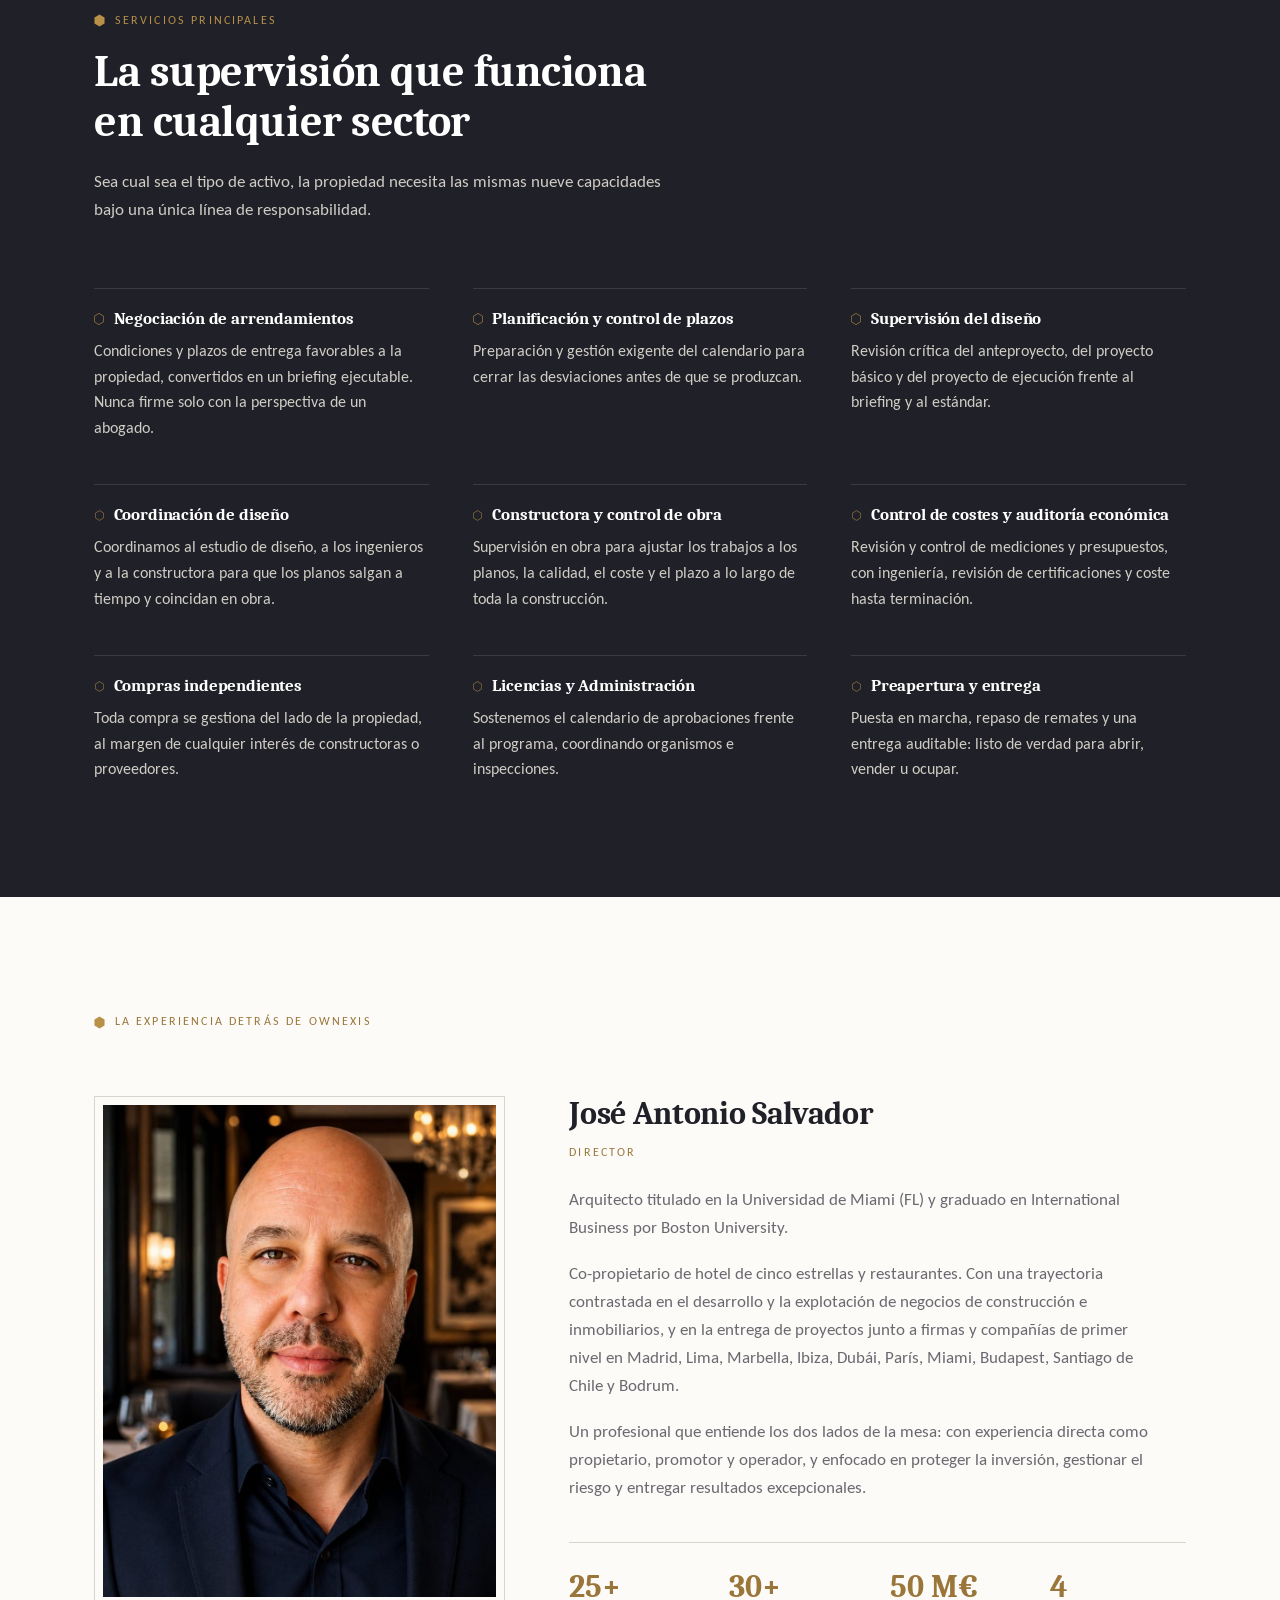
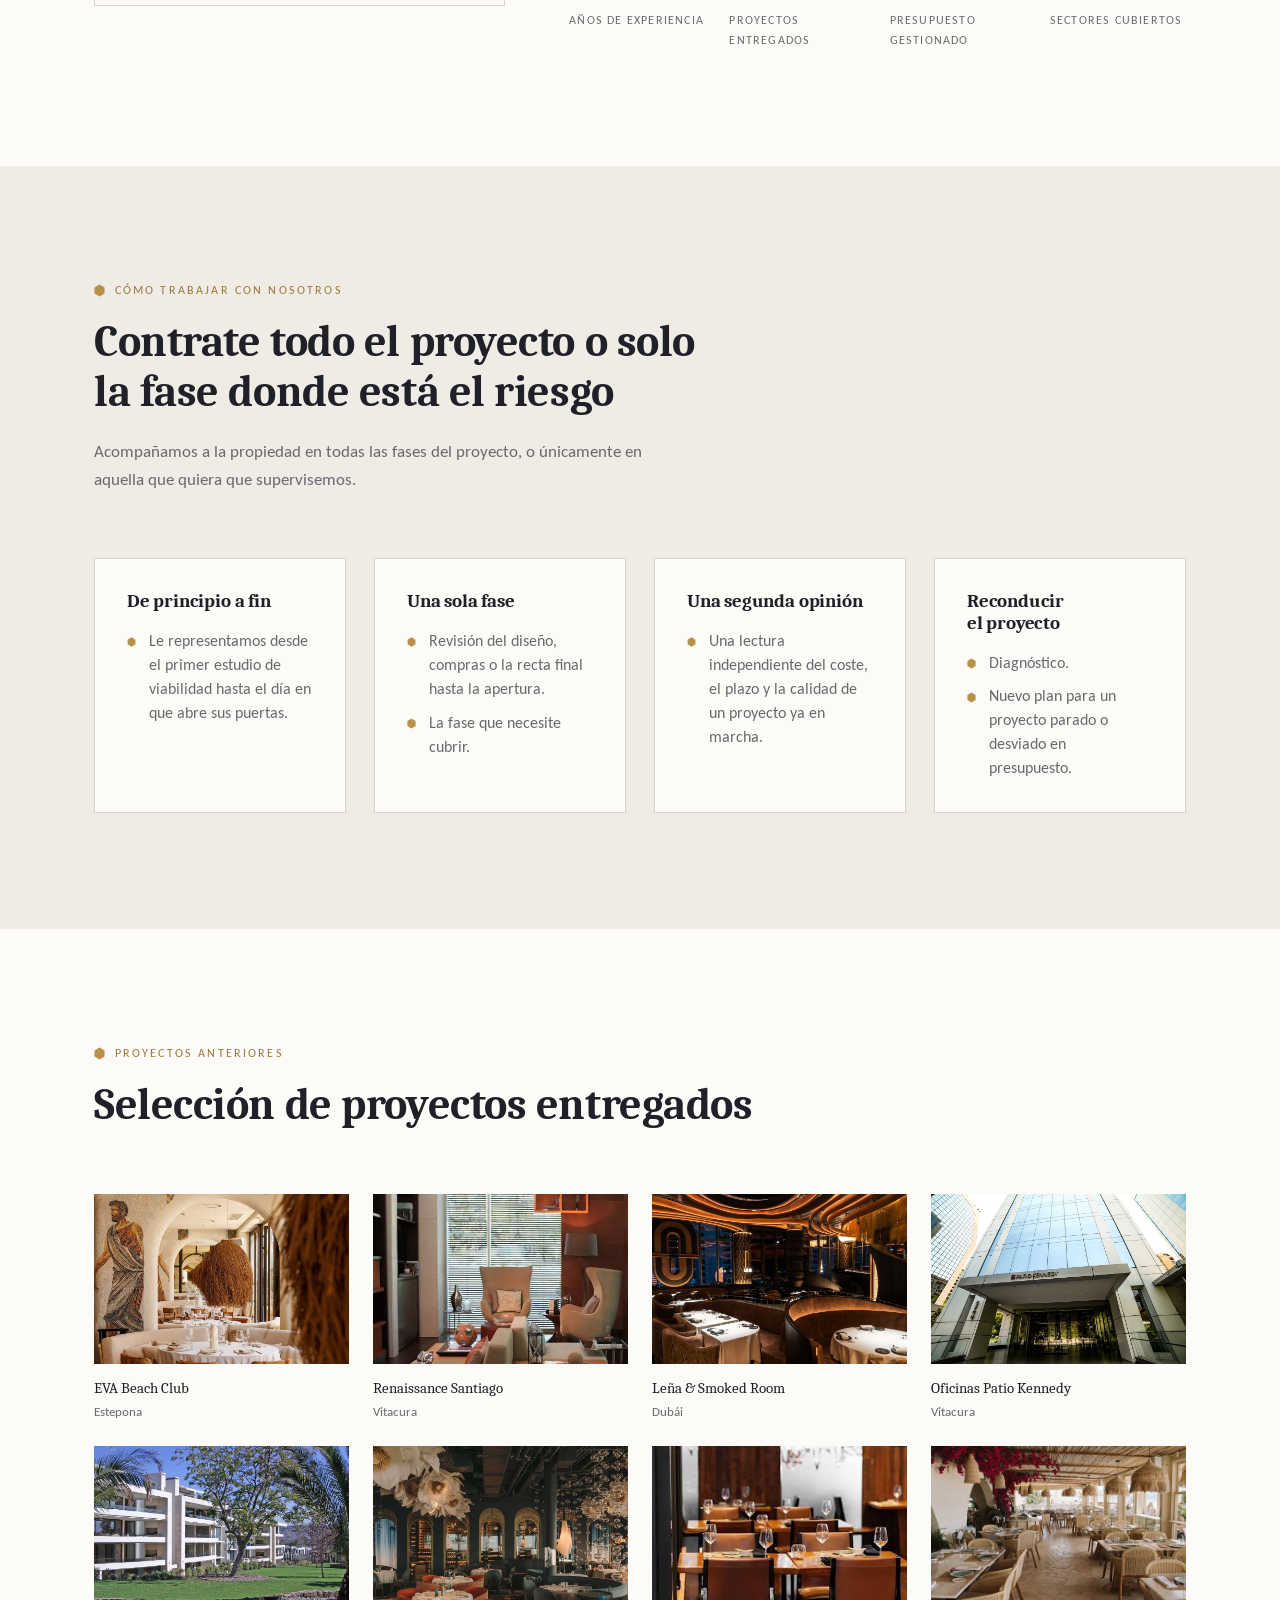
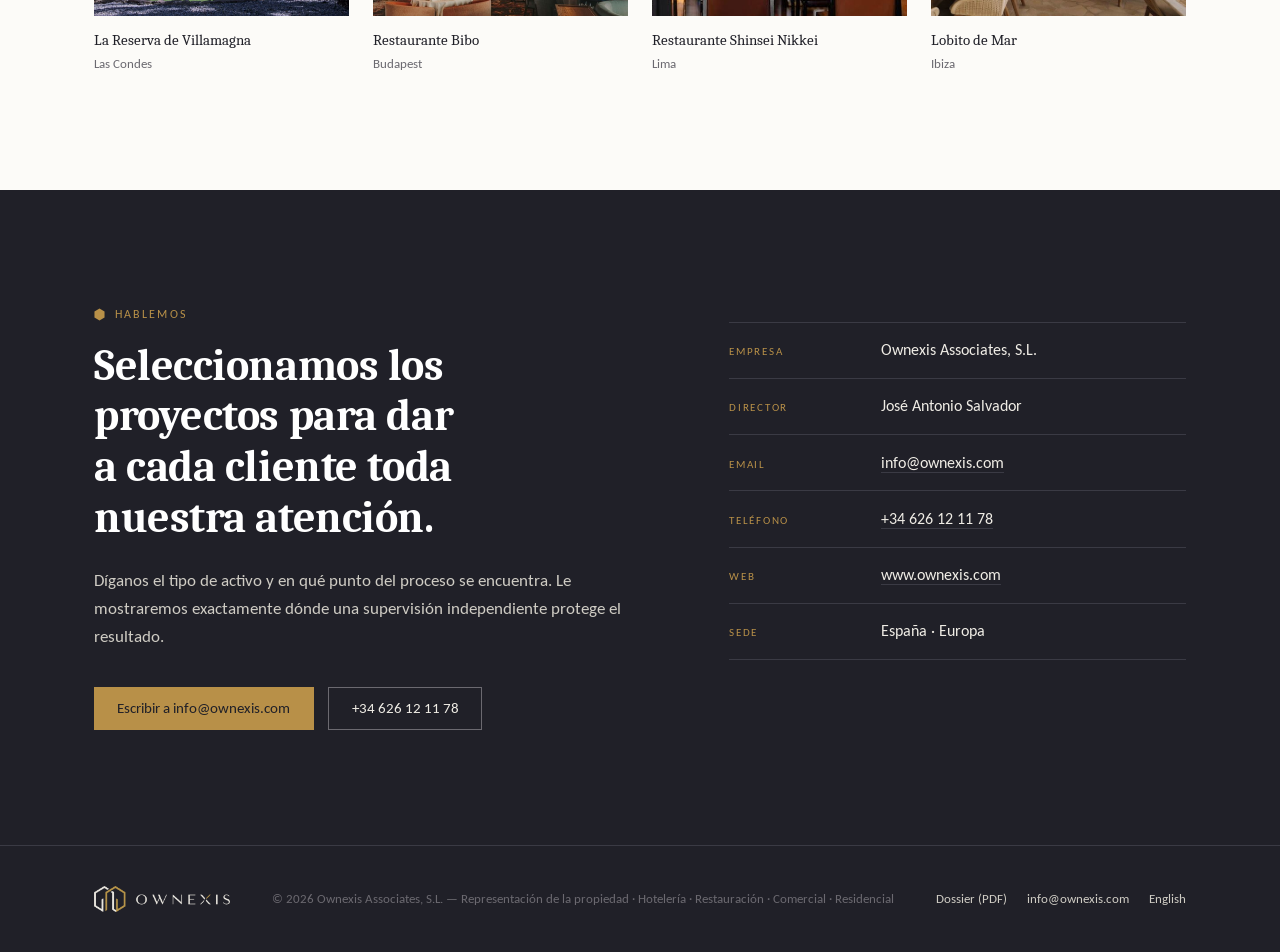
<file: es/index.html>
<!DOCTYPE html>
<html lang="es">
<head>
<meta charset="utf-8">
<meta name="viewport" content="width=device-width, initial-scale=1">
<title>Ownexis — Representación de la propiedad en hotelería, restauración, comercial y residencial</title>
<meta name="description" content="Ownexis es una práctica independiente de representación de la propiedad con sede en España. Un único asesor responsable que protege el interés del cliente en hoteles, restaurantes, oficinas y residencial, del concepto a la entrega.">
<link rel="canonical" href="https://www.ownexis.com/es/">
<link rel="alternate" hreflang="en" href="https://www.ownexis.com/">
<link rel="alternate" hreflang="es" href="https://www.ownexis.com/es/">
<link rel="alternate" hreflang="x-default" href="https://www.ownexis.com/">

<meta property="og:type" content="website">
<meta property="og:site_name" content="Ownexis">
<meta property="og:locale" content="es_ES">
<meta property="og:locale:alternate" content="en_US">
<meta property="og:title" content="Ownexis — Representación de la propiedad">
<meta property="og:description" content="Un único asesor responsable, que protege el interés del cliente, desde el concepto a la entrega.">
<meta property="og:url" content="https://www.ownexis.com/es/">
<meta property="og:image" content="https://www.ownexis.com/assets/img/og-card.jpg">
<meta name="twitter:card" content="summary_large_image">

<link rel="icon" href="../favicon.ico" sizes="any">
<link rel="icon" href="../assets/img/icon-512.png" type="image/png">
<link rel="apple-touch-icon" href="../assets/img/apple-touch-icon.png">
<meta name="theme-color" content="#202028">

<link rel="preconnect" href="https://fonts.googleapis.com">
<link rel="preconnect" href="https://fonts.gstatic.com" crossorigin>
<link rel="stylesheet" href="https://fonts.googleapis.com/css2?family=Caladea:ital,wght@0,400;0,700;1,400;1,700&family=Carlito:ital,wght@0,400;0,700;1,400&display=swap">
<link rel="stylesheet" href="../assets/css/styles.css">

<script type="application/ld+json">
{
  "@context": "https://schema.org",
  "@type": "ProfessionalService",
  "name": "Ownexis Associates, S.L.",
  "alternateName": "Ownexis",
  "url": "https://www.ownexis.com/es/",
  "logo": "https://www.ownexis.com/assets/img/logo-horizontal.png",
  "image": "https://www.ownexis.com/assets/img/og-card.jpg",
  "email": "info@ownexis.com",
  "telephone": "+34626121178",
  "description": "Representación de la propiedad y dirección de proyecto independiente para desarrollo hotelero, restauración, comercial y residencial.",
  "areaServed": ["España", "Europa"],
  "address": { "@type": "PostalAddress", "addressCountry": "ES" },
  "founder": { "@type": "Person", "name": "José Antonio Salvador", "jobTitle": "Director" },
  "knowsLanguage": ["es", "en"]
}
</script>
</head>

<body>
<a class="skip-link" href="#main">Ir al contenido</a>

<header class="masthead">
  <div class="shell masthead__inner">
    <a class="masthead__logo" href="./" aria-label="Ownexis — inicio">
      <img src="../assets/img/logo-horizontal.png" alt="Ownexis" width="900" height="244">
    </a>

    <nav class="nav" id="nav" aria-label="Principal">
      <a href="#sectors">Sectores</a>
      <a href="#method">Metodología</a>
      <a href="#services">Servicios</a>
      <a href="#founder">Director</a>
      <a href="#work">Proyectos</a>
      <a href="#contact">Contacto</a>
    </nav>

    <div class="masthead__aside">
      <p class="lang">
        <a href="../" hreflang="en" lang="en">EN</a>
        <span class="lang__sep" aria-hidden="true">/</span>
        <span aria-current="true">ES</span>
      </p>
      <a class="btn btn--ghost" href="../assets/docs/Ownexis-Dossier-ES.pdf" download>Dossier (PDF)</a>
      <button class="nav-toggle" type="button" aria-expanded="false" aria-controls="nav" aria-label="Menú">
        <span></span>
      </button>
    </div>
  </div>
</header>

<main id="main">

  <!-- hero ------------------------------------------------------------- -->
  <section class="hero">
    <img class="hero__iso" src="../assets/img/isotype-light.png" alt="" aria-hidden="true" width="600" height="521">
    <div class="shell">
      <div class="hero__inner">
        <h1 class="hero__title">Representación de la propiedad<em>Práctica Integral</em></h1>
        <p class="hero__lead">Un único asesor responsable, que protege el interés del cliente, desde el concepto a la entrega.</p>
        <div class="hero__actions">
          <a class="btn btn--light" href="#contact">Hablemos</a>
          <a class="btn btn--outline-light" href="../assets/docs/Ownexis-Dossier-ES.pdf" download>Descargar el dossier</a>
        </div>
      </div>

      <div class="hero__sectors">
        <div><span>01</span>Hotelería</div>
        <div><span>02</span>Restauración</div>
        <div><span>03</span>Comercial</div>
        <div><span>04</span>Residencial</div>
      </div>
    </div>
  </section>

  <!-- misión ----------------------------------------------------------- -->
  <section class="section" id="mission" aria-labelledby="mission-title">
    <div class="shell mission">
      <div>
        <p class="eyebrow">Nuestra misión</p>
        <h2 class="mission__statement" id="mission-title">En cada sector, un especialista asume el proyecto como propio y se convierte en los ojos del cliente durante todo el proceso.</h2>
        <blockquote class="mission__quote">
          <p>Nos sentamos en el lado de la propiedad, porque sabemos exactamente qué quiere un propietario y cómo quiere que le representen.</p>
          <footer>José Antonio Salvador, Director</footer>
        </blockquote>
      </div>
      <figure>
        <img src="../assets/img/hero.jpg" alt="Terraza y piscina de un proyecto hotelero entregado" width="918" height="611" loading="lazy">
      </figure>
    </div>
  </section>

  <!-- sectores --------------------------------------------------------- -->
  <section class="section section--cream" id="sectors" aria-labelledby="sectors-title">
    <div class="shell">
      <div class="section-head">
        <p class="eyebrow">Sectores en los que trabajamos</p>
        <h2 class="section-title" id="sectors-title">Cuatro tipos de activo, un mismo nivel de supervisión</h2>
        <p class="section-intro">Estamos especializados en desarrollo hotelero, restauración, comercial y residencial.</p>
      </div>

      <div class="grid grid--4">
        <article class="card">
          <h3 class="card__title">Hotelería</h3>
          <ul class="ticks">
            <li>Hoteles y resorts, de marca o independientes.</li>
            <li>Conviven bajo un mismo techo varios proyectos casi autónomos.</li>
          </ul>
        </article>
        <article class="card">
          <h3 class="card__title">Restauración</h3>
          <ul class="ticks">
            <li>Restaurantes, bares y puntos de venta.</li>
            <li>El corazón del proyecto está en la cocina y las zonas de servicio.</li>
          </ul>
        </article>
        <article class="card">
          <h3 class="card__title">Comercial</h3>
          <ul class="ticks">
            <li>Oficinas y uso mixto.</li>
            <li>Coste, plazo y entrega lista para el inquilino tienen que traducirse en espacios funcionales.</li>
          </ul>
        </article>
        <article class="card">
          <h3 class="card__title">Residencial</h3>
          <ul class="ticks">
            <li>Vivienda prime y branded residences.</li>
            <li>El diseño y la calidad del detalle marcan la diferencia del proyecto.</li>
          </ul>
        </article>
      </div>
    </div>
  </section>

  <!-- alcance ---------------------------------------------------------- -->
  <section class="section" id="scope" aria-labelledby="scope-title">
    <div class="shell">
      <div class="section-head">
        <p class="eyebrow">Alcance por sector</p>
        <h2 class="section-title" id="scope-title">Partidas que un mandato cubre con más frecuencia en cada sector</h2>
      </div>

      <div class="grid grid--4">
        <article class="card">
          <h3 class="card__title">Hotelería</h3>
          <ul class="ticks">
            <li>Revisión y supervisión de los estándares de marca y del cumplimiento del PIP.</li>
            <li>Control de la compra de FF&amp;E y OS&amp;E.</li>
            <li>Preapertura y puesta a punto operativa.</li>
          </ul>
        </article>
        <article class="card">
          <h3 class="card__title">Restauración</h3>
          <ul class="ticks">
            <li>Revisión y supervisión del interiorismo, del back of house y del diseño de cocinas.</li>
            <li>Iluminación.</li>
            <li>Instalaciones (MEP).</li>
            <li>FF&amp;E y OS&amp;E.</li>
          </ul>
        </article>
        <article class="card">
          <h3 class="card__title">Comercial</h3>
          <ul class="ticks">
            <li>Revisión y control de la reforma y el fit-out de edificios de oficinas y uso mixto.</li>
            <li>Auditoría de los proyectos de contratistas especializados.</li>
          </ul>
        </article>
        <article class="card">
          <h3 class="card__title">Residencial</h3>
          <ul class="ticks">
            <li>Viviendas y marcas residenciales ejecutadas con el diseño y los materiales acordados.</li>
            <li>Reducir el presupuesto sin perder calidad.</li>
          </ul>
        </article>
      </div>
    </div>
  </section>

  <!-- metodología ------------------------------------------------------ -->
  <section class="section section--cream" id="method" aria-labelledby="method-title">
    <div class="shell">
      <div class="section-head">
        <p class="eyebrow">Metodología</p>
        <h2 class="section-title" id="method-title">Comunicación ágil a través de un único interlocutor</h2>
        <p class="section-intro">La clave es mantener el mismo criterio en todos los sectores: supervisión profesional del activo de principio a fin, protegiendo al cliente en cada etapa. Recorra todo el camino o solo la fase que concentra el riesgo.</p>
      </div>

      <ol class="grid grid--4" style="list-style:none;margin:0;padding:0">
        <li class="card">
          <span class="card__step">01</span>
          <h3 class="card__title">Estrategia y viabilidad</h3>
          <ul class="ticks">
            <li>Comprobación de cargas y situación registral.</li>
            <li>Presupuesto, Gantt, ROI y un briefing cerrado.</li>
          </ul>
        </li>
        <li class="card">
          <span class="card__step">02</span>
          <h3 class="card__title">Diseño y compras</h3>
          <ul class="ticks">
            <li>Revisión del diseño frente al briefing.</li>
            <li>Compras competitivas e independientes.</li>
          </ul>
        </li>
        <li class="card">
          <span class="card__step">03</span>
          <h3 class="card__title">Construcción</h3>
          <ul class="ticks">
            <li>Supervisión de la constructora.</li>
            <li>Control de plazo y coste, calidad y organismos oficiales.</li>
          </ul>
        </li>
        <li class="card">
          <span class="card__step">04</span>
          <h3 class="card__title">Preapertura y entrega</h3>
          <ul class="ticks">
            <li>Puesta en marcha y repaso de remates.</li>
            <li>Preparación operativa y entrega auditable.</li>
          </ul>
        </li>
      </ol>
    </div>
  </section>

  <!-- formación del equipo --------------------------------------------- -->
  <section class="section" id="team" aria-labelledby="team-title">
    <div class="shell">
      <div class="section-head">
        <p class="eyebrow">Formación del equipo</p>
        <h2 class="section-title" id="team-title">Antes de empezar la obra</h2>
        <p class="section-intro">Buscamos, preseleccionamos y negociamos con cada parte de la que depende el proyecto.</p>
      </div>

      <div class="capabilities">
        <article class="capability">
          <h3>Selección de la constructora</h3>
          <p>Precalificación, paquetes de licitación y nivelación de ofertas. La cifra más baja rara vez es el mejor contrato.</p>
        </article>
        <article class="capability">
          <h3>Estudio de diseño y arquitectura</h3>
          <p>Búsqueda, preselección y concurso del estudio que mejor encaja con el concepto, el presupuesto y el programa.</p>
        </article>
        <article class="capability">
          <h3>Socios especializados</h3>
          <p>Acceso al socio del que depende el concepto —chef, maestro artesano o especialista técnico— con condiciones negociadas del lado de la propiedad.</p>
        </article>
        <article class="capability">
          <h3>Operador y empresa gestora</h3>
          <p>Operadores locales e internacionales preseleccionados y comparados según el retorno de la propiedad, no el de la marca.</p>
        </article>
        <article class="capability">
          <h3>Consultores especializados</h3>
          <p>Estructura, instalaciones (MEP), iluminación y acústica: las disciplinas que determinan si el diseño funciona en la práctica.</p>
        </article>
        <article class="capability">
          <h3>Liderazgo y personal clave</h3>
          <p>El plan de contratación para los puestos que abren el activo: director general, responsables técnicos y jefes de departamento.</p>
        </article>
        <article class="capability">
          <h3>Marca, marketing y relaciones públicas</h3>
          <p>Selección de agencia, identidad y una campaña de preapertura ajustada al calendario de la licencia, no a la esperanza.</p>
        </article>
        <article class="capability">
          <h3>Proveedores</h3>
          <p>FF&amp;E, tecnología y suministros operativos licitados del lado de la propiedad contra listas de proveedores aprobados.</p>
        </article>
        <article class="capability">
          <h3>Asesores legales y de licencias</h3>
          <p>Los abogados y especialistas en licencias adecuados, informados para que las aprobaciones nunca frenen el camino crítico.</p>
        </article>
      </div>
    </div>
  </section>

  <!-- servicios principales -------------------------------------------- -->
  <section class="section section--ink" id="services" aria-labelledby="services-title">
    <div class="shell">
      <div class="section-head">
        <p class="eyebrow">Servicios principales</p>
        <h2 class="section-title" id="services-title" style="color:#fff">La supervisión que funciona en cualquier sector</h2>
        <p class="section-intro">Sea cual sea el tipo de activo, la propiedad necesita las mismas nueve capacidades bajo una única línea de responsabilidad.</p>
      </div>

      <div class="capabilities">
        <article class="capability">
          <h3>Negociación de arrendamientos</h3>
          <p>Condiciones y plazos de entrega favorables a la propiedad, convertidos en un briefing ejecutable. Nunca firme solo con la perspectiva de un abogado.</p>
        </article>
        <article class="capability">
          <h3>Planificación y control de plazos</h3>
          <p>Preparación y gestión exigente del calendario para cerrar las desviaciones antes de que se produzcan.</p>
        </article>
        <article class="capability">
          <h3>Supervisión del diseño</h3>
          <p>Revisión crítica del anteproyecto, del proyecto básico y del proyecto de ejecución frente al briefing y al estándar.</p>
        </article>
        <article class="capability">
          <h3>Coordinación de diseño</h3>
          <p>Coordinamos al estudio de diseño, a los ingenieros y a la constructora para que los planos salgan a tiempo y coincidan en obra.</p>
        </article>
        <article class="capability">
          <h3>Constructora y control de obra</h3>
          <p>Supervisión en obra para ajustar los trabajos a los planos, la calidad, el coste y el plazo a lo largo de toda la construcción.</p>
        </article>
        <article class="capability">
          <h3>Control de costes y auditoría económica</h3>
          <p>Revisión y control de mediciones y presupuestos, con ingeniería, revisión de certificaciones y coste hasta terminación.</p>
        </article>
        <article class="capability">
          <h3>Compras independientes</h3>
          <p>Toda compra se gestiona del lado de la propiedad, al margen de cualquier interés de constructoras o proveedores.</p>
        </article>
        <article class="capability">
          <h3>Licencias y Administración</h3>
          <p>Sostenemos el calendario de aprobaciones frente al programa, coordinando organismos e inspecciones.</p>
        </article>
        <article class="capability">
          <h3>Preapertura y entrega</h3>
          <p>Puesta en marcha, repaso de remates y una entrega auditable: listo de verdad para abrir, vender u ocupar.</p>
        </article>
      </div>
    </div>
  </section>

  <!-- dirección -------------------------------------------------------- -->
  <section class="section" id="founder" aria-labelledby="founder-title">
    <div class="shell">
      <div class="section-head">
        <p class="eyebrow">La experiencia detrás de Ownexis</p>
      </div>

      <div class="founder">
        <figure class="founder__portrait" style="margin:0">
          <img src="../assets/img/founder.jpg" alt="José Antonio Salvador, director de Ownexis" width="900" height="1125" loading="lazy">
        </figure>
        <div>
          <h2 class="founder__name" id="founder-title">José Antonio Salvador</h2>
          <p class="founder__role">Director</p>
          <div class="founder__bio">
            <p>Arquitecto titulado en la Universidad de Miami (FL) y graduado en International Business por Boston University.</p>
            <p>Co-propietario de hotel de cinco estrellas y restaurantes. Con una trayectoria contrastada en el desarrollo y la explotación de negocios de construcción e inmobiliarios, y en la entrega de proyectos junto a firmas y compañías de primer nivel en Madrid, Lima, Marbella, Ibiza, Dubái, París, Miami, Budapest, Santiago de Chile y Bodrum.</p>
            <p>Un profesional que entiende los dos lados de la mesa: con experiencia directa como propietario, promotor y operador, y enfocado en proteger la inversión, gestionar el riesgo y entregar resultados excepcionales.</p>
          </div>

          <div class="stats">
            <div><b>25+</b><span>Años de experiencia</span></div>
            <div><b>30+</b><span>Proyectos entregados</span></div>
            <div><b>50 M€</b><span>Presupuesto gestionado</span></div>
            <div><b>4</b><span>Sectores cubiertos</span></div>
          </div>
        </div>
      </div>
    </div>
  </section>

  <!-- cómo trabajar ---------------------------------------------------- -->
  <section class="section section--cream" id="engage" aria-labelledby="engage-title">
    <div class="shell">
      <div class="section-head">
        <p class="eyebrow">Cómo trabajar con nosotros</p>
        <h2 class="section-title" id="engage-title">Contrate todo el proyecto o solo la fase donde está el riesgo</h2>
        <p class="section-intro">Acompañamos a la propiedad en todas las fases del proyecto, o únicamente en aquella que quiera que supervisemos.</p>
      </div>

      <div class="grid grid--4">
        <article class="card">
          <h3 class="card__title">De principio a fin</h3>
          <ul class="ticks">
            <li>Le representamos desde el primer estudio de viabilidad hasta el día en que abre sus puertas.</li>
          </ul>
        </article>
        <article class="card">
          <h3 class="card__title">Una sola fase</h3>
          <ul class="ticks">
            <li>Revisión del diseño, compras o la recta final hasta la apertura.</li>
            <li>La fase que necesite cubrir.</li>
          </ul>
        </article>
        <article class="card">
          <h3 class="card__title">Una segunda opinión</h3>
          <ul class="ticks">
            <li>Una lectura independiente del coste, el plazo y la calidad de un proyecto ya en marcha.</li>
          </ul>
        </article>
        <article class="card">
          <h3 class="card__title">Reconducir el proyecto</h3>
          <ul class="ticks">
            <li>Diagnóstico.</li>
            <li>Nuevo plan para un proyecto parado o desviado en presupuesto.</li>
          </ul>
        </article>
      </div>
    </div>
  </section>

  <!-- proyectos -------------------------------------------------------- -->
  <section class="section" id="work" aria-labelledby="work-title">
    <div class="shell">
      <div class="section-head">
        <p class="eyebrow">Proyectos anteriores</p>
        <h2 class="section-title" id="work-title">Selección de proyectos entregados</h2>
      </div>

      <div class="work">
        <figure>
          <img src="../assets/img/projects/eva-beach-club-estepona.jpg" alt="EVA Beach Club, Estepona" width="1000" height="649" loading="lazy">
          <figcaption>EVA Beach Club<span class="work__place">Estepona</span></figcaption>
        </figure>
        <figure>
          <img src="../assets/img/projects/renaissance-santiago-vitacura.jpg" alt="Renaissance Santiago, Vitacura" width="1000" height="649" loading="lazy">
          <figcaption>Renaissance Santiago<span class="work__place">Vitacura</span></figcaption>
        </figure>
        <figure>
          <img src="../assets/img/projects/lena-smoked-room-dubai.jpg" alt="Leña &amp; Smoked Room, Dubái" width="1000" height="649" loading="lazy">
          <figcaption>Leña &amp; Smoked Room<span class="work__place">Dubái</span></figcaption>
        </figure>
        <figure>
          <img src="../assets/img/projects/patio-kennedy-vitacura.jpg" alt="Oficinas Patio Kennedy, Vitacura" width="1000" height="649" loading="lazy">
          <figcaption>Oficinas Patio Kennedy<span class="work__place">Vitacura</span></figcaption>
        </figure>
        <figure>
          <img src="../assets/img/projects/la-reserva-villamagna-las-condes.jpg" alt="La Reserva de Villamagna, Las Condes" width="1000" height="649" loading="lazy">
          <figcaption>La Reserva de Villamagna<span class="work__place">Las Condes</span></figcaption>
        </figure>
        <figure>
          <img src="../assets/img/projects/bibo-budapest.jpg" alt="Restaurante Bibo, Budapest" width="1000" height="649" loading="lazy">
          <figcaption>Restaurante Bibo<span class="work__place">Budapest</span></figcaption>
        </figure>
        <figure>
          <img src="../assets/img/projects/shinsei-nikkei-lima.jpg" alt="Restaurante Shinsei Nikkei, Lima" width="1000" height="649" loading="lazy">
          <figcaption>Restaurante Shinsei Nikkei<span class="work__place">Lima</span></figcaption>
        </figure>
        <figure>
          <img src="../assets/img/projects/lobito-de-mar-ibiza.jpg" alt="Restaurante Lobito de Mar, Ibiza" width="658" height="384" loading="lazy">
          <figcaption>Lobito de Mar<span class="work__place">Ibiza</span></figcaption>
        </figure>
      </div>
    </div>
  </section>

  <!-- contacto --------------------------------------------------------- -->
  <section class="section section--ink" id="contact" aria-labelledby="contact-title">
    <div class="shell contact">
      <div>
        <p class="eyebrow">Hablemos</p>
        <h2 class="contact__title" id="contact-title">Seleccionamos los proyectos para dar a cada cliente toda nuestra atención.</h2>
        <p class="contact__lead">Díganos el tipo de activo y en qué punto del proceso se encuentra. Le mostraremos exactamente dónde una supervisión independiente protege el resultado.</p>
        <div class="contact__actions">
          <a class="btn btn--light" href="mailto:info@ownexis.com?subject=Consulta%20de%20proyecto%20%E2%80%94%20Ownexis">Escribir a info@ownexis.com</a>
          <a class="btn btn--outline-light" href="tel:+34626121178">+34 626 12 11 78</a>
        </div>
      </div>

      <dl class="details">
        <div><dt>Empresa</dt><dd>Ownexis Associates, S.L.</dd></div>
        <div><dt>Director</dt><dd>José Antonio Salvador</dd></div>
        <div><dt>Email</dt><dd><a href="mailto:info@ownexis.com">info@ownexis.com</a></dd></div>
        <div><dt>Teléfono</dt><dd><a href="tel:+34626121178">+34 626 12 11 78</a></dd></div>
        <div><dt>Web</dt><dd><a href="https://www.ownexis.com">www.ownexis.com</a></dd></div>
        <div><dt>Sede</dt><dd>España · Europa</dd></div>
      </dl>
    </div>
  </section>

</main>

<footer class="footer">
  <div class="shell footer__inner">
    <img src="../assets/img/logo-horizontal-light.png" alt="Ownexis" width="900" height="172" loading="lazy">
    <p>© <span data-year>2026</span> Ownexis Associates, S.L. — Representación de la propiedad · Hotelería · Restauración · Comercial · Residencial</p>
    <p class="footer__links">
      <a href="../assets/docs/Ownexis-Dossier-ES.pdf" download>Dossier (PDF)</a>
      <a href="mailto:info@ownexis.com">info@ownexis.com</a>
      <a href="../" hreflang="en" lang="en">English</a>
    </p>
  </div>
</footer>

<script src="../assets/js/main.js" defer></script>
</body>
</html>
</file>
<file: assets/css/styles.css>
/* ==========================================================================
   Ownexis — site styles
   Brand system carried over from the capability dossier:
   charcoal #202028 · gold #B89048 · limestone #EFECE5 · Cambria / Calibri
   (Caladea and Carlito are the metric-compatible web equivalents)
   ========================================================================== */

:root {
  --ink:        #202028;
  --ink-soft:   #3A3A44;
  --gold:       #B89048;
  --gold-deep:  #9A763A;
  --paper:      #FCFBF8;
  --cream:      #EFECE5;
  --line:       #D8D5CE;
  --line-dark:  #3A3A44;
  --muted:      #6B6970;
  --muted-light:#CFCCC4;

  --serif: "Caladea", Cambria, "Times New Roman", Georgia, serif;
  --sans:  "Carlito", Calibri, "Segoe UI", system-ui, -apple-system, sans-serif;

  --measure: 66ch;
  --shell: 1220px;
  --gutter: clamp(1.25rem, 5vw, 4rem);
  --section-y: clamp(4rem, 9vw, 7.5rem);

  --hex: url("data:image/svg+xml,%3Csvg xmlns='http://www.w3.org/2000/svg' viewBox='0 0 24 28'%3E%3Cpath d='M12 1 23 7.5v13L12 27 1 20.5v-13z' fill='%23B89048'/%3E%3C/svg%3E");
  --hex-outline: url("data:image/svg+xml,%3Csvg xmlns='http://www.w3.org/2000/svg' viewBox='0 0 24 28'%3E%3Cpath d='M12 1 23 7.5v13L12 27 1 20.5v-13z' fill='none' stroke='%23B89048' stroke-width='1.5'/%3E%3C/svg%3E");
}

/* --------------------------------------------------------------- reset -- */

*, *::before, *::after { box-sizing: border-box; }

html {
  scroll-behavior: smooth;
  scroll-padding-top: 5.5rem;
  -webkit-text-size-adjust: 100%;
}

body {
  margin: 0;
  background: var(--paper);
  color: var(--ink);
  font-family: var(--sans);
  font-size: clamp(1rem, 0.96rem + 0.2vw, 1.0625rem);
  line-height: 1.65;
  -webkit-font-smoothing: antialiased;
}

img { max-width: 100%; display: block; height: auto; }

a { color: inherit; }

h1, h2, h3, h4 {
  font-family: var(--serif);
  font-weight: 700;
  line-height: 1.15;
  letter-spacing: -0.01em;
  margin: 0;
  text-wrap: balance;
}

p { margin: 0; }

:focus-visible {
  outline: 2px solid var(--gold);
  outline-offset: 3px;
}

.skip-link {
  position: absolute;
  left: -9999px;
  top: 0;
  background: var(--ink);
  color: var(--cream);
  padding: 0.75rem 1.25rem;
  z-index: 100;
}
.skip-link:focus { left: 0; }

/* ------------------------------------------------------------- layout -- */

.shell {
  width: 100%;
  max-width: var(--shell);
  margin-inline: auto;
  padding-inline: var(--gutter);
}

.section { padding-block: var(--section-y); }
.section--cream { background: var(--cream); }
.section--ink   { background: var(--ink); color: var(--muted-light); }

.section-head { max-width: 46rem; margin-bottom: clamp(2.5rem, 5vw, 4rem); }

.eyebrow {
  font-family: var(--sans);
  font-size: 0.75rem;
  letter-spacing: 0.18em;
  text-transform: uppercase;
  color: var(--gold-deep);
  margin-bottom: 1rem;
  display: flex;
  align-items: center;
  gap: 0.6rem;
}
.eyebrow::before {
  content: "";
  width: 11px;
  height: 13px;
  background: var(--hex) center / contain no-repeat;
  flex: none;
}
.section--ink .eyebrow { color: var(--gold); }

.section-title { font-size: clamp(1.75rem, 1.2rem + 2.2vw, 2.75rem); }

.section-intro {
  margin-top: 1.25rem;
  max-width: var(--measure);
  color: var(--muted);
  font-size: 1.0625rem;
}
.section--ink .section-intro { color: var(--muted-light); }

/* ------------------------------------------------------------ masthead -- */

.masthead {
  position: sticky;
  top: 0;
  z-index: 50;
  background: rgba(252, 251, 248, 0.92);
  backdrop-filter: saturate(140%) blur(8px);
  border-bottom: 1px solid var(--line);
}

.masthead__inner {
  display: flex;
  align-items: center;
  gap: 1.5rem;
  min-height: 4.5rem;
}

.masthead__logo { margin-right: auto; display: inline-flex; }
.masthead__logo img { height: 30px; width: auto; }

.nav { display: flex; align-items: center; gap: clamp(1rem, 2vw, 1.85rem); }

.nav a {
  text-decoration: none;
  font-size: 0.9375rem;
  color: var(--ink-soft);
  padding-block: 0.35rem;
  border-bottom: 1px solid transparent;
  transition: color 0.18s ease, border-color 0.18s ease;
}
.nav a:hover { color: var(--ink); border-bottom-color: var(--gold); }

.masthead__aside { display: flex; align-items: center; gap: 1rem; }

.lang {
  display: inline-flex;
  align-items: center;
  font-size: 0.8125rem;
  letter-spacing: 0.08em;
  color: var(--muted);
}
.lang a, .lang span { padding: 0.15rem 0.4rem; text-decoration: none; }
.lang [aria-current="true"] { color: var(--ink); font-weight: 700; }
.lang a:hover { color: var(--gold-deep); }
.lang__sep { opacity: 0.45; }

.btn {
  display: inline-flex;
  align-items: center;
  gap: 0.55rem;
  font-family: var(--sans);
  font-size: 0.9375rem;
  line-height: 1;
  padding: 0.8rem 1.4rem;
  border: 1px solid var(--ink);
  background: var(--ink);
  color: var(--cream);
  text-decoration: none;
  transition: background 0.18s ease, color 0.18s ease, border-color 0.18s ease;
  cursor: pointer;
}
.btn:hover { background: var(--gold-deep); border-color: var(--gold-deep); color: #fff; }

.btn--ghost { background: transparent; color: var(--ink); }
.btn--ghost:hover { background: var(--ink); color: var(--cream); border-color: var(--ink); }

.btn--light { background: var(--gold); border-color: var(--gold); color: var(--ink); }
.btn--light:hover { background: var(--cream); border-color: var(--cream); color: var(--ink); }

.btn--outline-light { background: transparent; border-color: var(--muted); color: var(--cream); }
.btn--outline-light:hover { background: var(--cream); border-color: var(--cream); color: var(--ink); }

.nav-toggle {
  display: none;
  width: 2.75rem;
  height: 2.75rem;
  border: 1px solid var(--line);
  background: transparent;
  cursor: pointer;
  align-items: center;
  justify-content: center;
}
.nav-toggle span,
.nav-toggle span::before,
.nav-toggle span::after {
  display: block;
  width: 18px;
  height: 1.5px;
  background: var(--ink);
  content: "";
  position: relative;
}
.nav-toggle span::before { position: absolute; top: -6px; }
.nav-toggle span::after  { position: absolute; top: 6px; }

/* ---------------------------------------------------------------- hero -- */

.hero {
  background: var(--ink);
  color: var(--cream);
  position: relative;
  overflow: hidden;
  padding-block: clamp(4.5rem, 11vw, 9rem);
}

.hero__iso {
  position: absolute;
  right: clamp(-4rem, -2vw, 0rem);
  top: clamp(2rem, 8vw, 5rem);
  width: clamp(13rem, 24vw, 22rem);
  opacity: 0.12;
  pointer-events: none;
}

@media (max-width: 860px) {
  .hero__iso { opacity: 0.08; width: 14rem; right: -3rem; }
}

.hero__inner { position: relative; z-index: 1; max-width: 48rem; }

.hero__title {
  font-size: clamp(2.25rem, 1.3rem + 4.2vw, 4rem);
  color: #fff;
}
.hero__title em {
  display: block;
  font-style: italic;
  color: var(--gold);
}

.hero__lead {
  margin-top: 1.75rem;
  max-width: 34rem;
  color: var(--muted-light);
  font-size: clamp(1.0625rem, 1rem + 0.35vw, 1.1875rem);
}

.hero__actions { margin-top: 2.5rem; display: flex; flex-wrap: wrap; gap: 0.9rem; }

.hero__sectors {
  position: relative;
  z-index: 1;
  margin-top: clamp(3.5rem, 8vw, 6rem);
  display: grid;
  grid-template-columns: repeat(4, 1fr);
  gap: 1.5rem;
  border-top: 1px solid var(--line-dark);
  padding-top: 1.5rem;
}
.hero__sectors div { font-family: var(--serif); font-size: 1.0625rem; color: var(--cream); }
.hero__sectors span {
  display: block;
  font-family: var(--sans);
  font-size: 0.75rem;
  letter-spacing: 0.16em;
  color: var(--gold);
  margin-bottom: 0.5rem;
}

/* ------------------------------------------------------------- mission -- */

.mission { display: grid; grid-template-columns: 1.15fr 0.85fr; gap: clamp(2.5rem, 6vw, 5rem); align-items: center; }

.mission__statement {
  font-family: var(--serif);
  font-size: clamp(1.5rem, 1.05rem + 1.8vw, 2.25rem);
  line-height: 1.3;
  text-wrap: balance;
}

.mission__quote {
  margin: 2.25rem 0 0;
  padding-left: 1.5rem;
  border-left: 2px solid var(--gold);
  font-style: italic;
  color: var(--muted);
  max-width: 34rem;
}
.mission__quote footer { margin-top: 0.75rem; font-style: normal; font-size: 0.875rem; color: var(--ink-soft); }

.mission figure { margin: 0; }
.mission img { width: 100%; object-fit: cover; aspect-ratio: 3 / 2; }
.mission figcaption { margin-top: 0.75rem; font-size: 0.8125rem; color: var(--muted); }

/* --------------------------------------------------------------- cards -- */

.grid { display: grid; gap: clamp(1.25rem, 2.5vw, 1.75rem); }
.grid--4 { grid-template-columns: repeat(4, 1fr); }
.grid--3 { grid-template-columns: repeat(3, 1fr); }
.grid--2 { grid-template-columns: repeat(2, 1fr); }

.card {
  background: var(--paper);
  border: 1px solid var(--line);
  padding: clamp(1.5rem, 2.5vw, 2rem);
  display: flex;
  flex-direction: column;
}
.section--cream .card { background: var(--paper); }

.card__title { font-size: 1.1875rem; margin-bottom: 1rem; }

.card__step {
  font-family: var(--sans);
  font-size: 0.8125rem;
  letter-spacing: 0.16em;
  color: var(--gold-deep);
  margin-bottom: 0.9rem;
  display: block;
}

/* bullet lists — the hexagon isotype doubles as the list marker */
.ticks { list-style: none; margin: 0; padding: 0; display: grid; gap: 0.6rem; }
.ticks li {
  position: relative;
  padding-left: 1.4rem;
  color: var(--muted);
  font-size: 0.9688rem;
  line-height: 1.55;
}
.ticks li::before {
  content: "";
  position: absolute;
  left: 0;
  top: 0.5em;
  width: 9px;
  height: 10.5px;
  background: var(--hex) center / contain no-repeat;
}

/* ------------------------------------------------------- capability list */

.capabilities { display: grid; grid-template-columns: repeat(3, 1fr); gap: clamp(1.75rem, 3.5vw, 2.75rem); }

.capability { padding-top: 1.25rem; border-top: 1px solid var(--line); }
.section--ink .capability { border-top-color: var(--line-dark); }

.capability h3 {
  font-size: 1.0625rem;
  margin-bottom: 0.6rem;
  display: flex;
  gap: 0.6rem;
  align-items: baseline;
}
.capability h3::before {
  content: "";
  flex: none;
  width: 10px;
  height: 11.5px;
  background: var(--hex-outline) center / contain no-repeat;
  transform: translateY(1px);
}
.section--ink .capability h3 { color: #fff; }

.capability p { color: var(--muted); font-size: 0.9688rem; }
.section--ink .capability p { color: var(--muted-light); }

/* --------------------------------------------------------------- founder */

.founder { display: grid; grid-template-columns: 0.8fr 1.2fr; gap: clamp(2rem, 5vw, 4rem); align-items: start; }
.founder__portrait { border: 1px solid var(--line); padding: 0.5rem; background: var(--paper); }
.founder__name { font-size: clamp(1.5rem, 1.2rem + 1.2vw, 2rem); }
.founder__role {
  font-size: 0.75rem;
  letter-spacing: 0.18em;
  text-transform: uppercase;
  color: var(--gold-deep);
  margin: 0.6rem 0 1.5rem;
}
.founder__bio { display: grid; gap: 1.1rem; color: var(--muted); max-width: var(--measure); }

.stats {
  margin-top: 2.5rem;
  display: grid;
  grid-template-columns: repeat(4, 1fr);
  gap: 1.5rem;
  border-top: 1px solid var(--line);
  padding-top: 1.75rem;
}
.stats div { }
.stats b {
  display: block;
  font-family: var(--serif);
  font-size: clamp(1.5rem, 1.2rem + 1.1vw, 2rem);
  color: var(--gold-deep);
  line-height: 1;
}
.stats span {
  display: block;
  margin-top: 0.5rem;
  font-size: 0.75rem;
  letter-spacing: 0.1em;
  text-transform: uppercase;
  color: var(--muted);
}

/* ------------------------------------------------------------------ work */

.work { display: grid; grid-template-columns: repeat(4, 1fr); gap: clamp(1rem, 2vw, 1.5rem); }
.work figure { margin: 0; }
.work img { width: 100%; aspect-ratio: 3 / 2; object-fit: cover; }
.work figcaption {
  margin-top: 0.75rem;
  font-family: var(--serif);
  font-size: 0.9375rem;
  color: var(--ink);
}
.work .work__place { display: block; font-family: var(--sans); font-size: 0.8125rem; color: var(--muted); }
.work-note { margin-top: 2rem; font-size: 0.8125rem; color: var(--muted); max-width: var(--measure); }

/* --------------------------------------------------------------- contact */

.contact { display: grid; grid-template-columns: 1.1fr 0.9fr; gap: clamp(2.5rem, 6vw, 5rem); align-items: start; }

.contact__title { font-size: clamp(1.75rem, 1.2rem + 2.2vw, 2.75rem); color: #fff; max-width: 18ch; }
.contact__lead { margin-top: 1.5rem; max-width: 36rem; color: var(--muted-light); }
.contact__actions { margin-top: 2.25rem; display: flex; flex-wrap: wrap; gap: 0.9rem; }

.details { display: grid; gap: 0; border-top: 1px solid var(--line-dark); }
.details div {
  display: grid;
  grid-template-columns: 8.5rem 1fr;
  gap: 1rem;
  padding: 0.9rem 0;
  border-bottom: 1px solid var(--line-dark);
  align-items: baseline;
}
.details dt, .details .k {
  font-size: 0.6875rem;
  letter-spacing: 0.16em;
  text-transform: uppercase;
  color: var(--gold);
  margin: 0;
}
.details dd, .details .v { margin: 0; color: var(--cream); font-size: 1rem; }
.details a { color: var(--cream); text-decoration: none; border-bottom: 1px solid var(--line-dark); }
.details a:hover { border-bottom-color: var(--gold); color: #fff; }

/* ---------------------------------------------------------------- footer */

.footer { background: var(--ink); color: var(--muted); border-top: 1px solid var(--line-dark); padding-block: 2.5rem; }
.footer__inner { display: flex; flex-wrap: wrap; gap: 1.5rem; align-items: center; justify-content: space-between; font-size: 0.8125rem; }
.footer img { height: 26px; width: auto; }
.footer a { color: var(--muted-light); text-decoration: none; }
.footer a:hover { color: var(--gold); }
.footer__links { display: flex; gap: 1.25rem; flex-wrap: wrap; }

/* ------------------------------------------------------------ responsive */

@media (max-width: 1080px) {
  .capabilities { grid-template-columns: repeat(2, 1fr); }
  .grid--4 { grid-template-columns: repeat(2, 1fr); }
  .work { grid-template-columns: repeat(3, 1fr); }
}

@media (max-width: 860px) {
  .nav {
    display: none;
    position: absolute;
    inset: 4.5rem 0 auto;
    flex-direction: column;
    align-items: flex-start;
    gap: 0;
    background: var(--paper);
    border-bottom: 1px solid var(--line);
    padding: 0.5rem var(--gutter) 1.25rem;
  }
  .nav[data-open="true"] { display: flex; }
  .nav a { width: 100%; padding-block: 0.8rem; border-bottom: 1px solid var(--line); }
  .nav a:last-child { border-bottom: none; }
  .nav-toggle { display: inline-flex; }
  .masthead__aside .btn { display: none; }

  .mission, .founder, .contact { grid-template-columns: 1fr; }
  .hero__sectors { grid-template-columns: repeat(2, 1fr); gap: 1.25rem 1.5rem; }
  .work { grid-template-columns: repeat(2, 1fr); }
  .stats { grid-template-columns: repeat(2, 1fr); gap: 1.5rem 1rem; }
}

@media (max-width: 560px) {
  .grid--4, .grid--3, .grid--2, .capabilities { grid-template-columns: 1fr; }
  .work { grid-template-columns: 1fr; }
  .details div { grid-template-columns: 1fr; gap: 0.25rem; }
  .hero__actions .btn, .contact__actions .btn { width: 100%; justify-content: center; }
}

@media (prefers-reduced-motion: reduce) {
  html { scroll-behavior: auto; }
  *, *::before, *::after { animation-duration: 0.01ms !important; transition-duration: 0.01ms !important; }
}

@media print {
  .masthead, .nav-toggle, .hero__actions, .contact__actions { display: none !important; }
  body { background: #fff; color: #000; }
  .section { padding-block: 1.5rem; }
  .hero, .section--ink, .footer { background: #fff !important; color: #000 !important; }
  .hero__title, .contact__title, .section--ink .capability h3 { color: #000 !important; }
}
</file>
